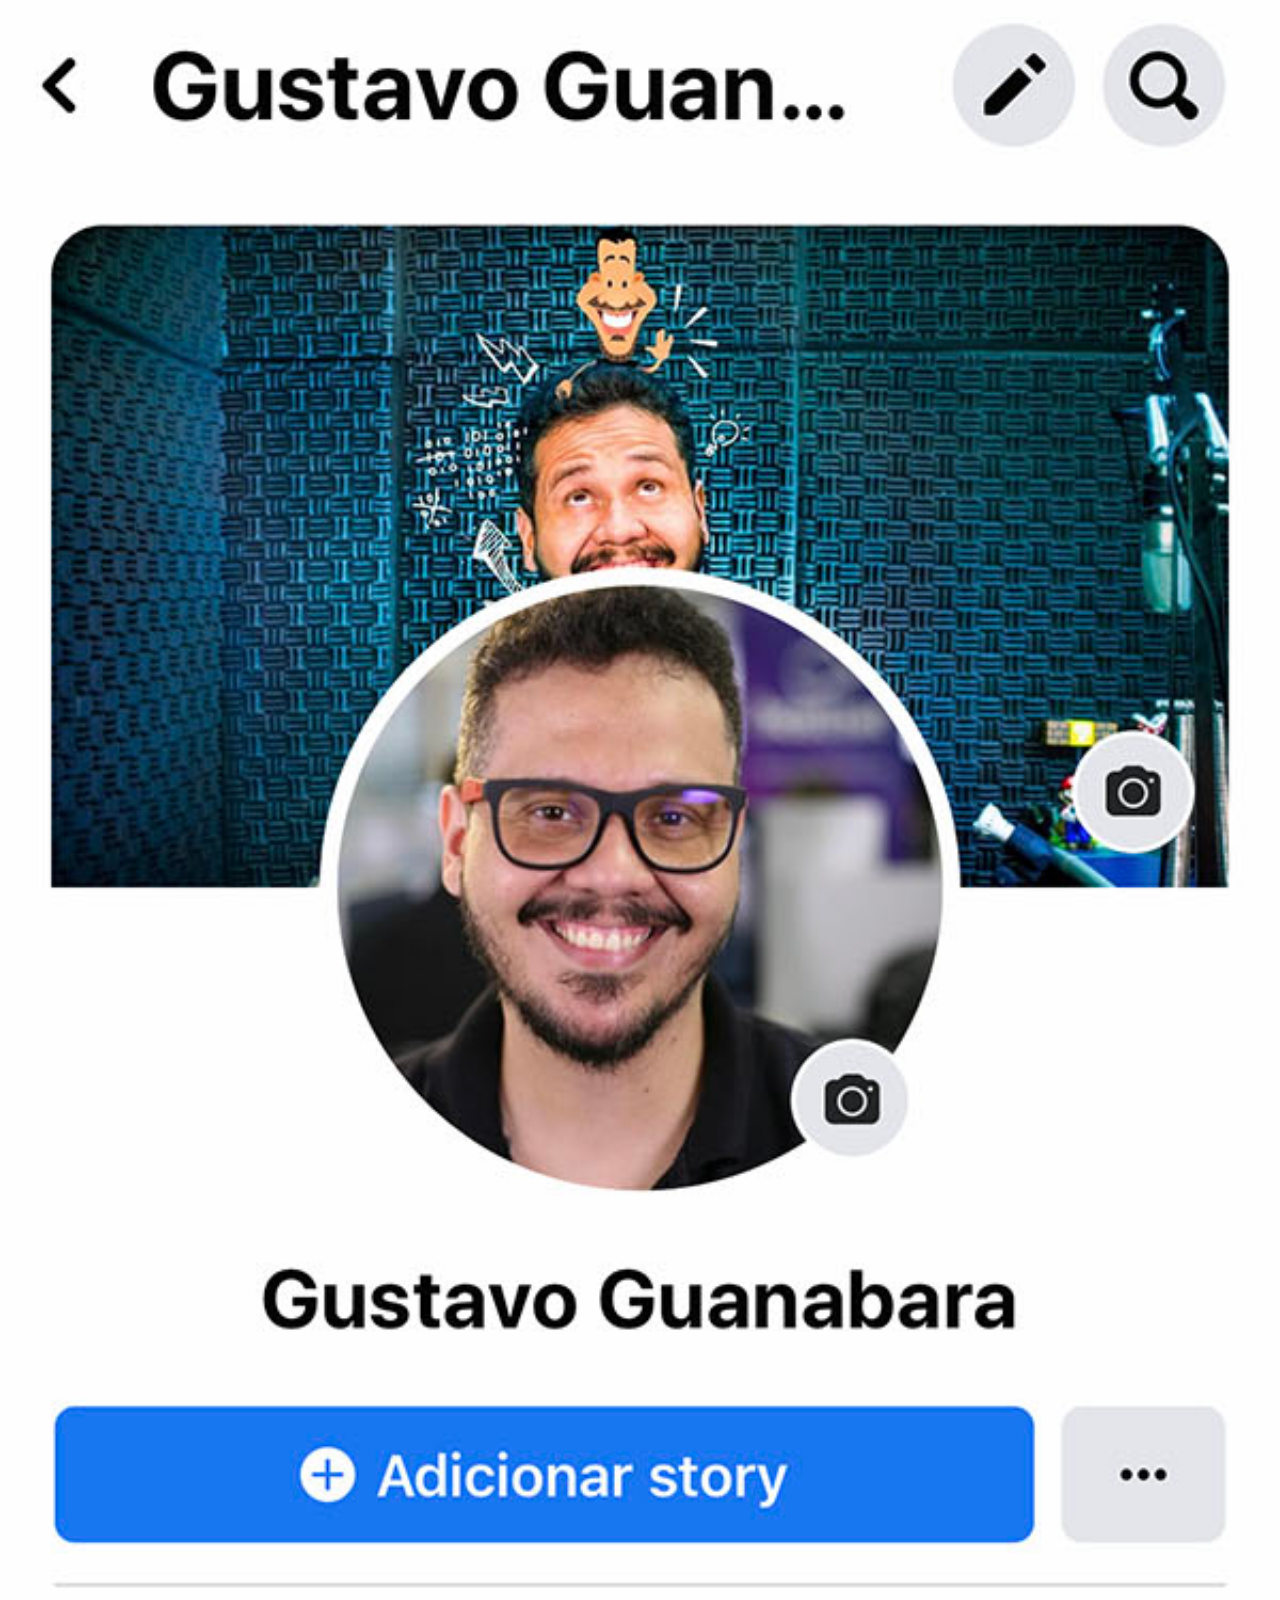
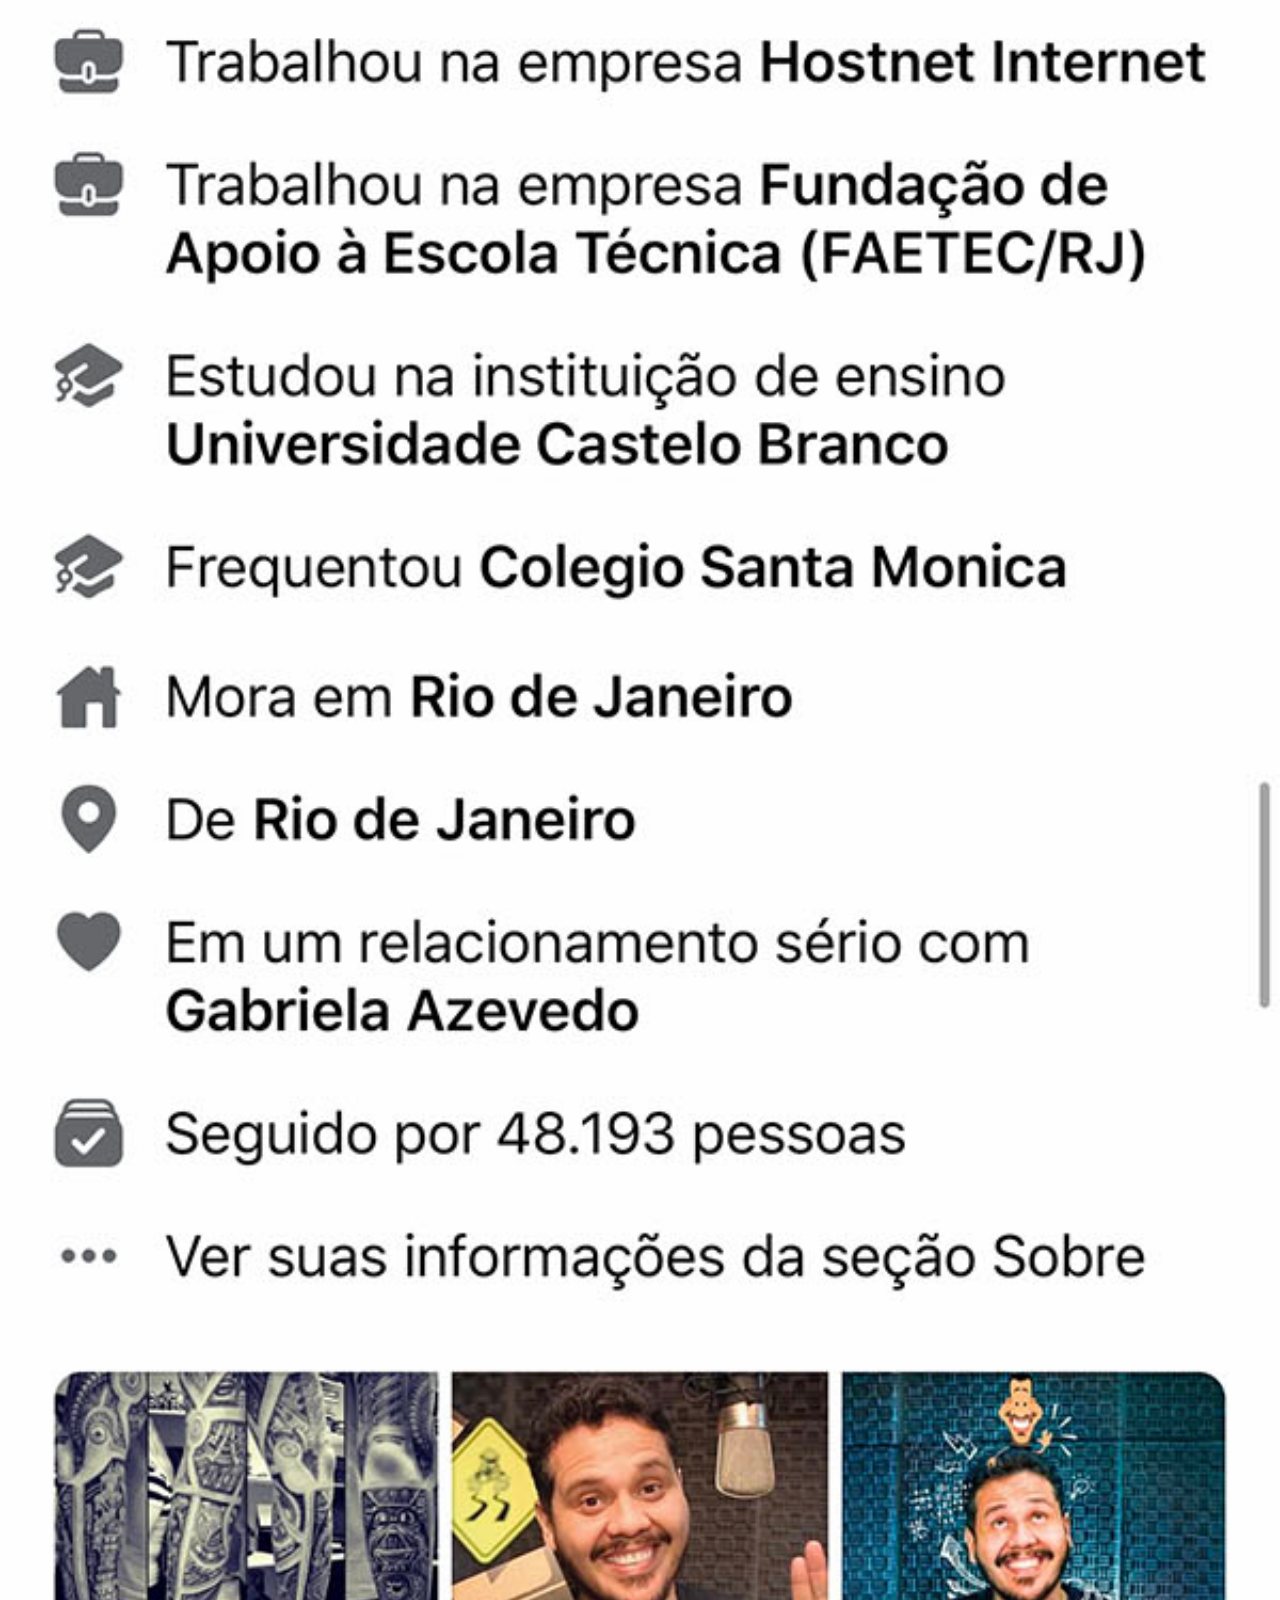
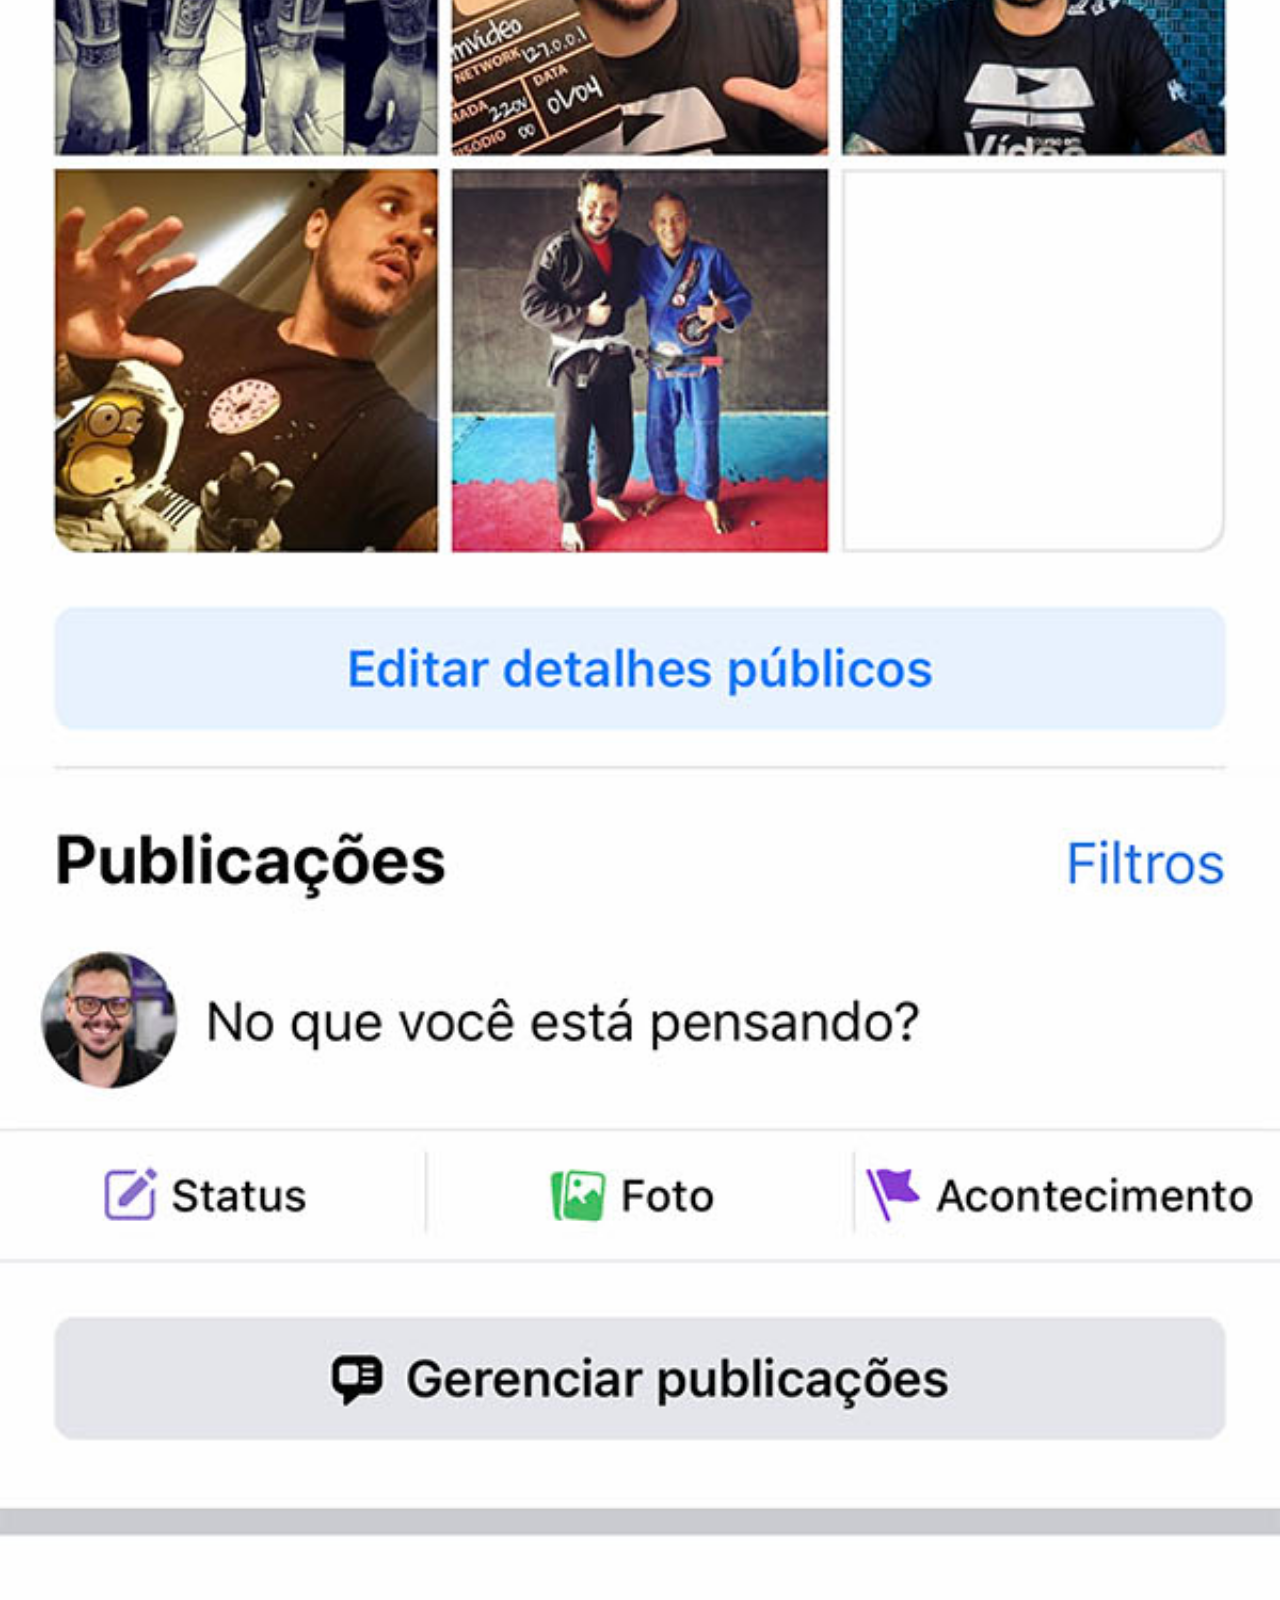
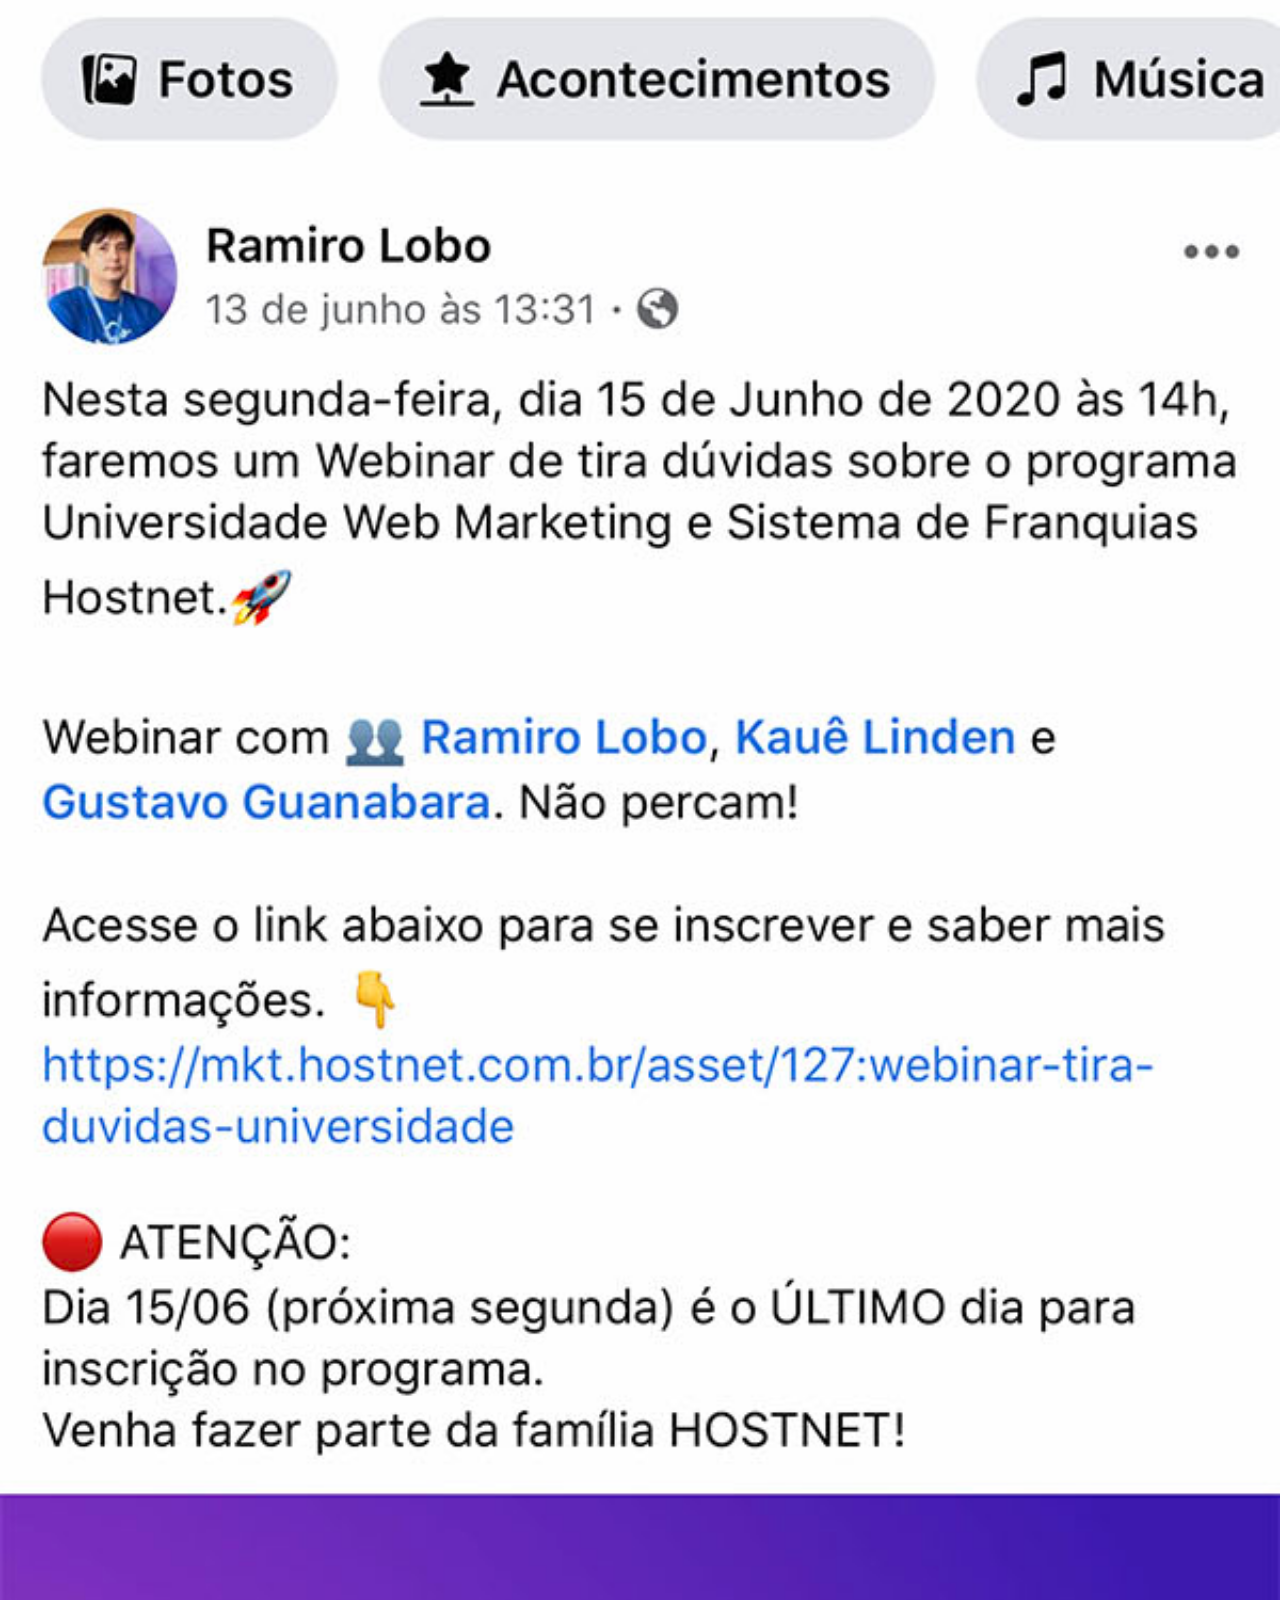
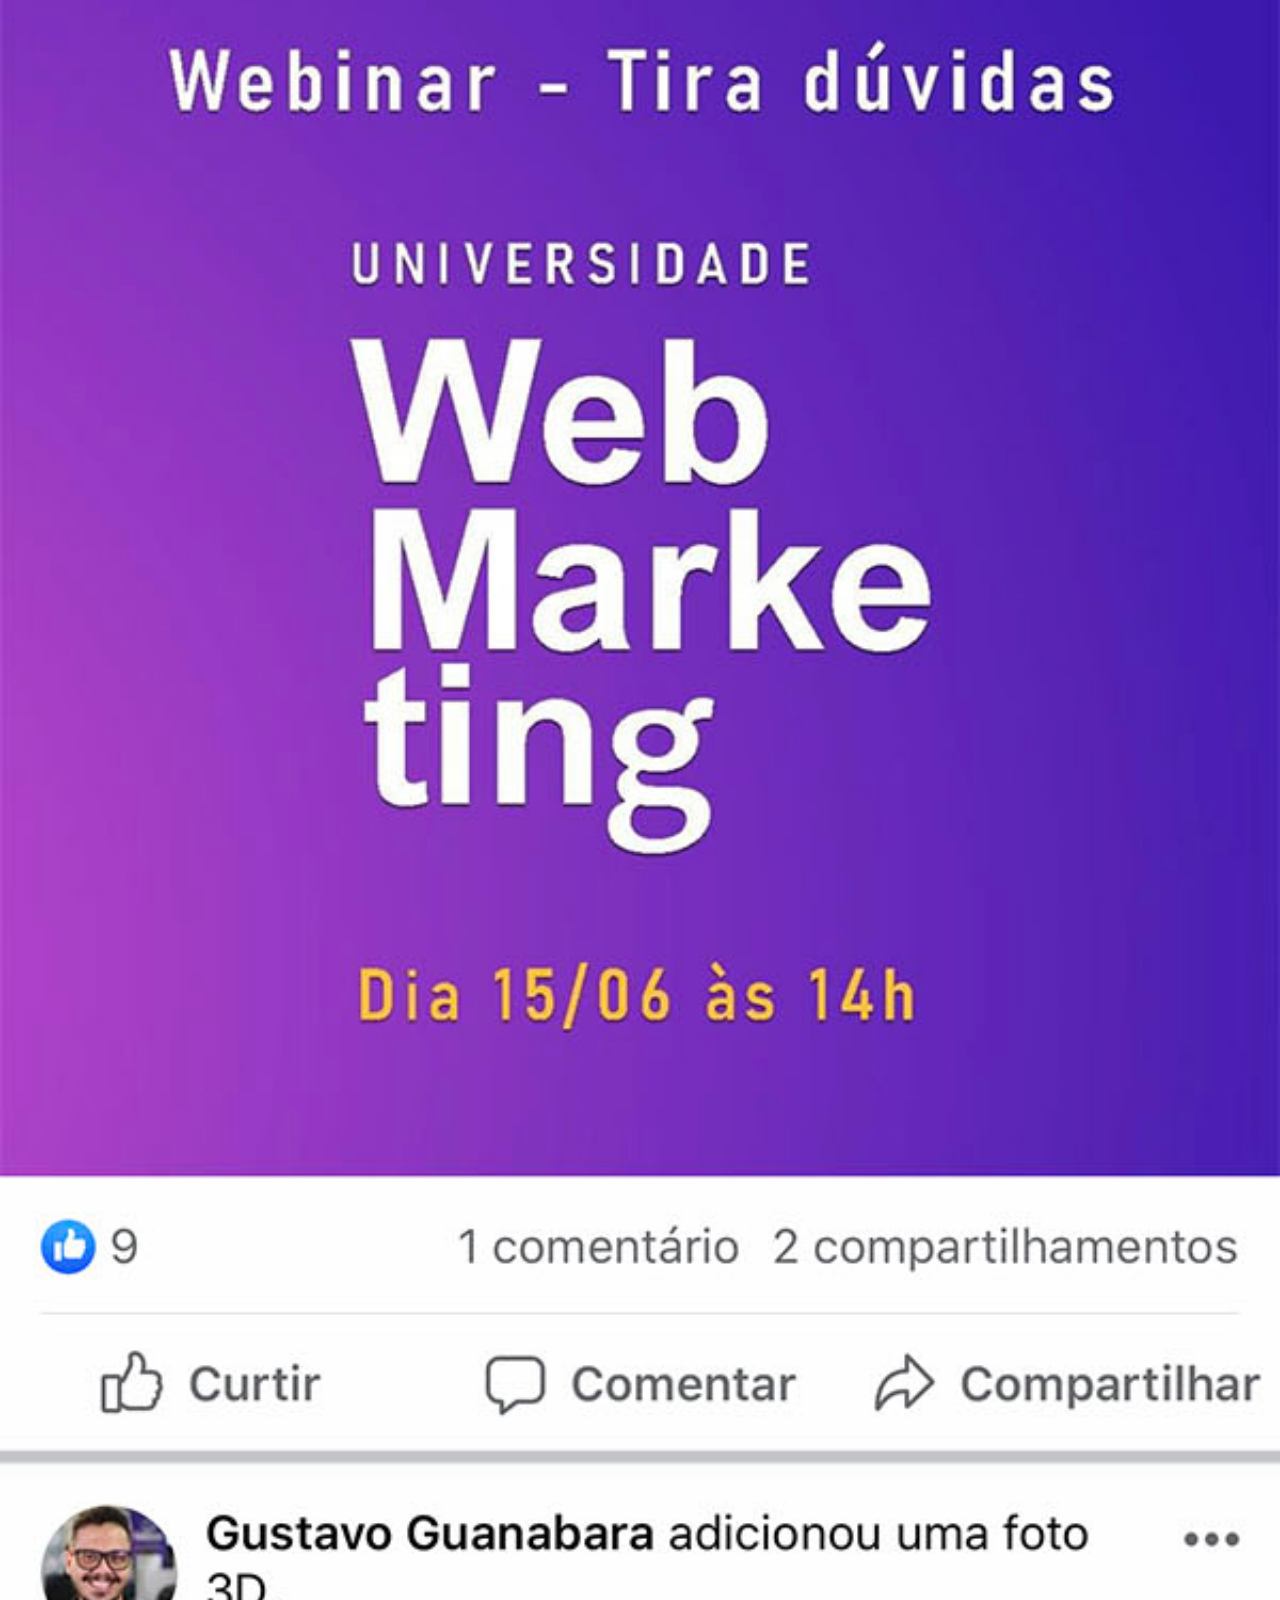
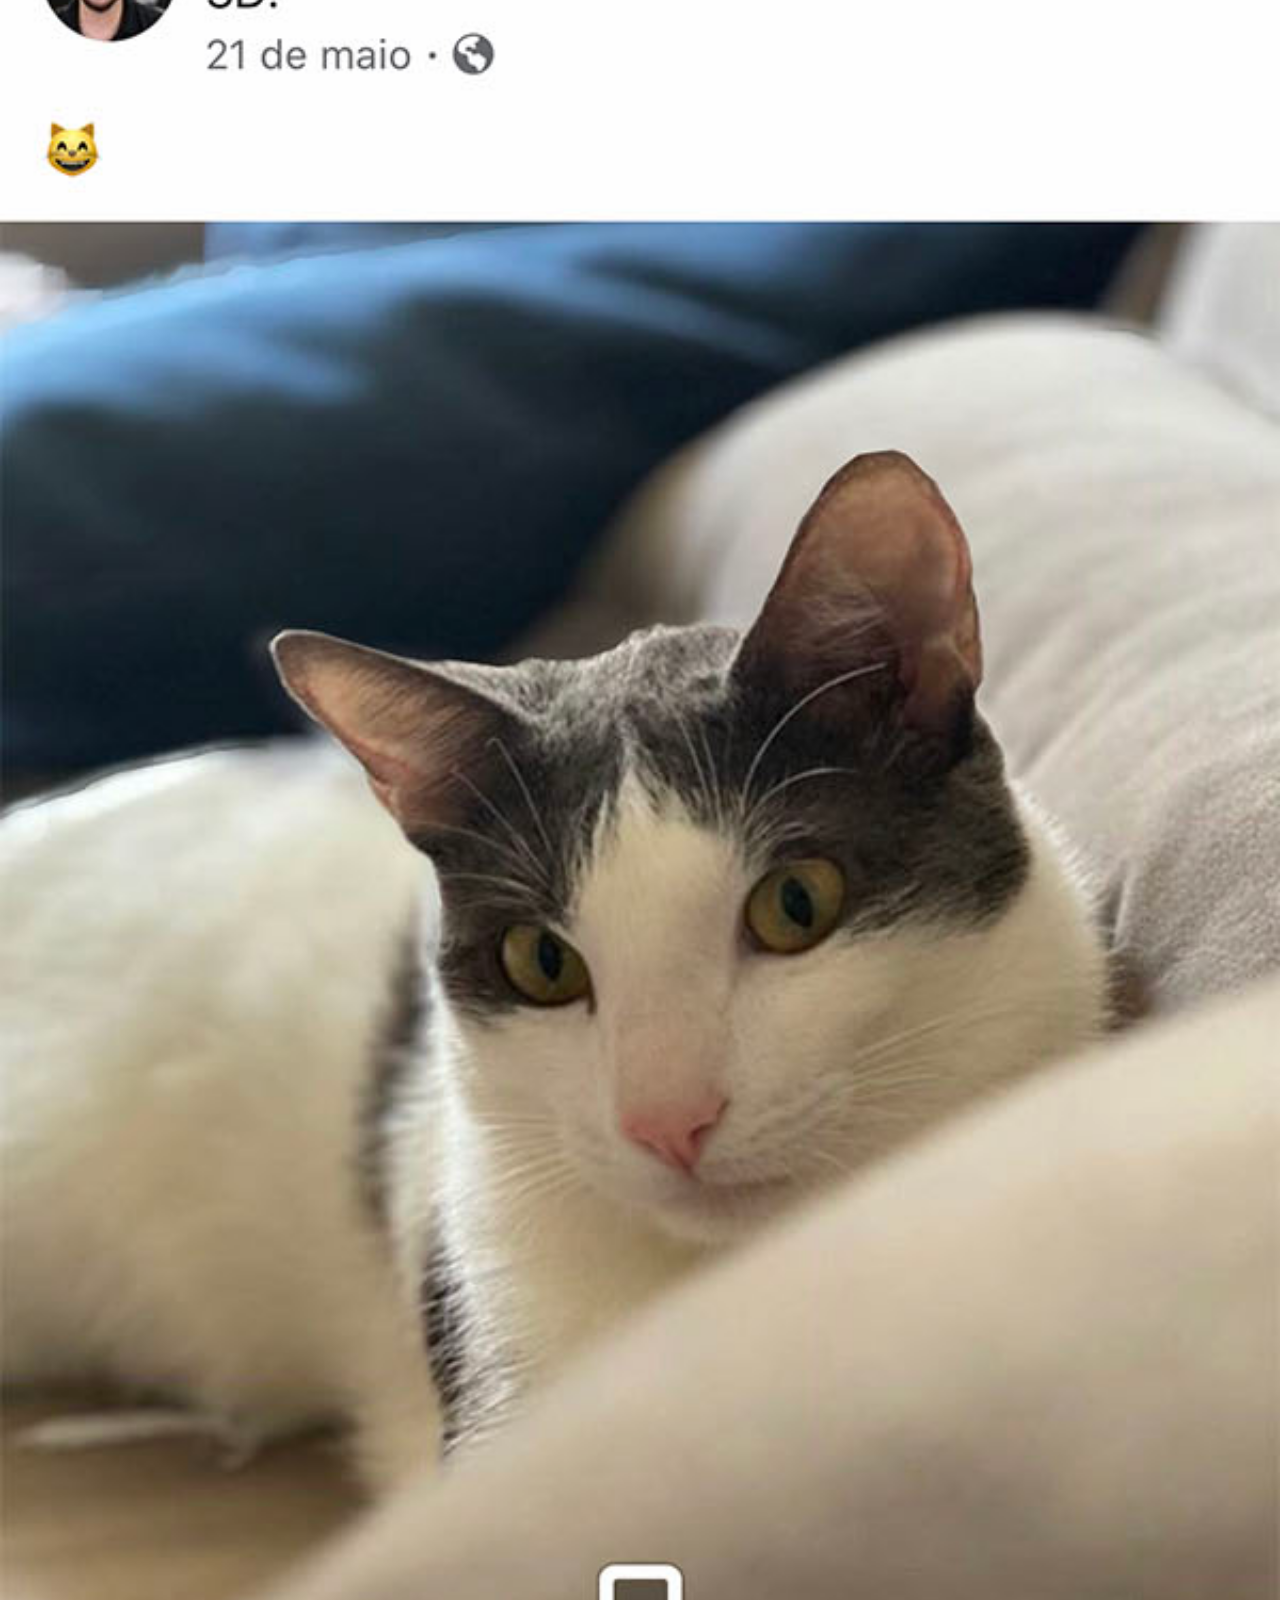
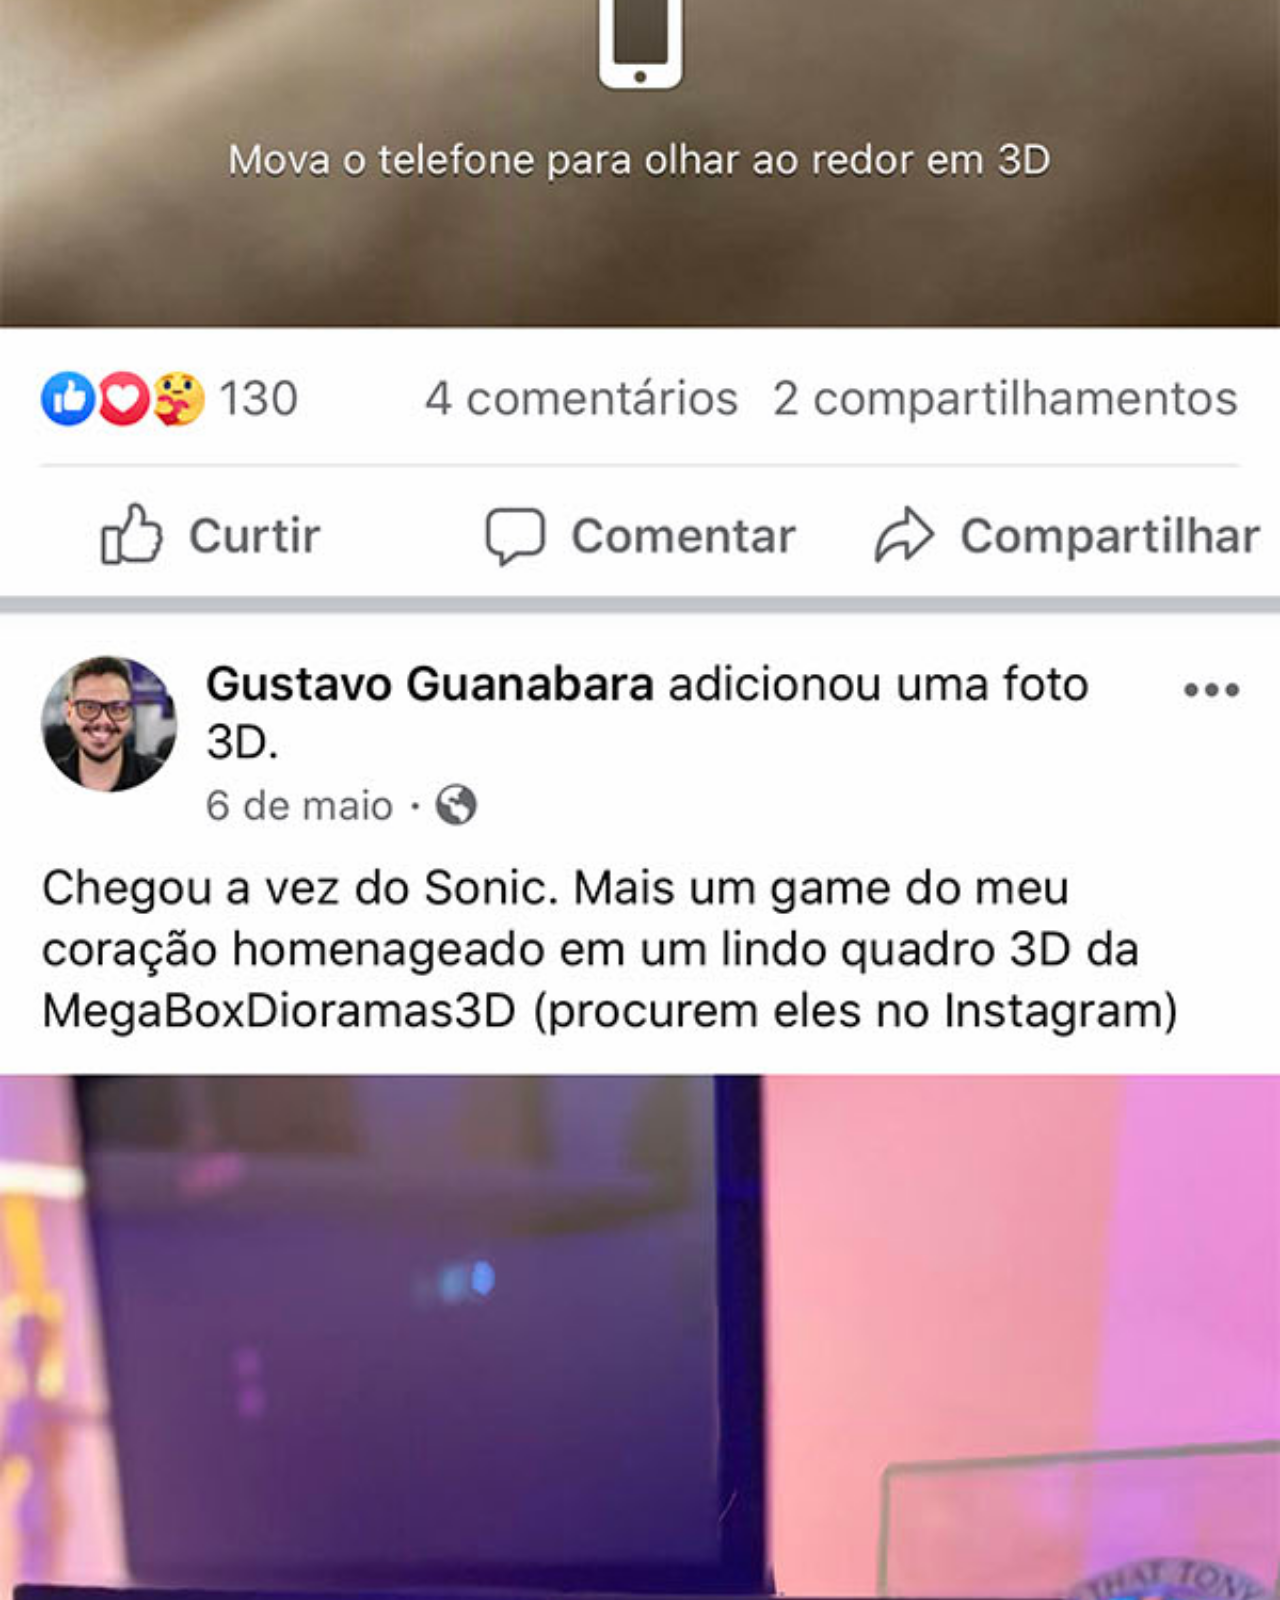
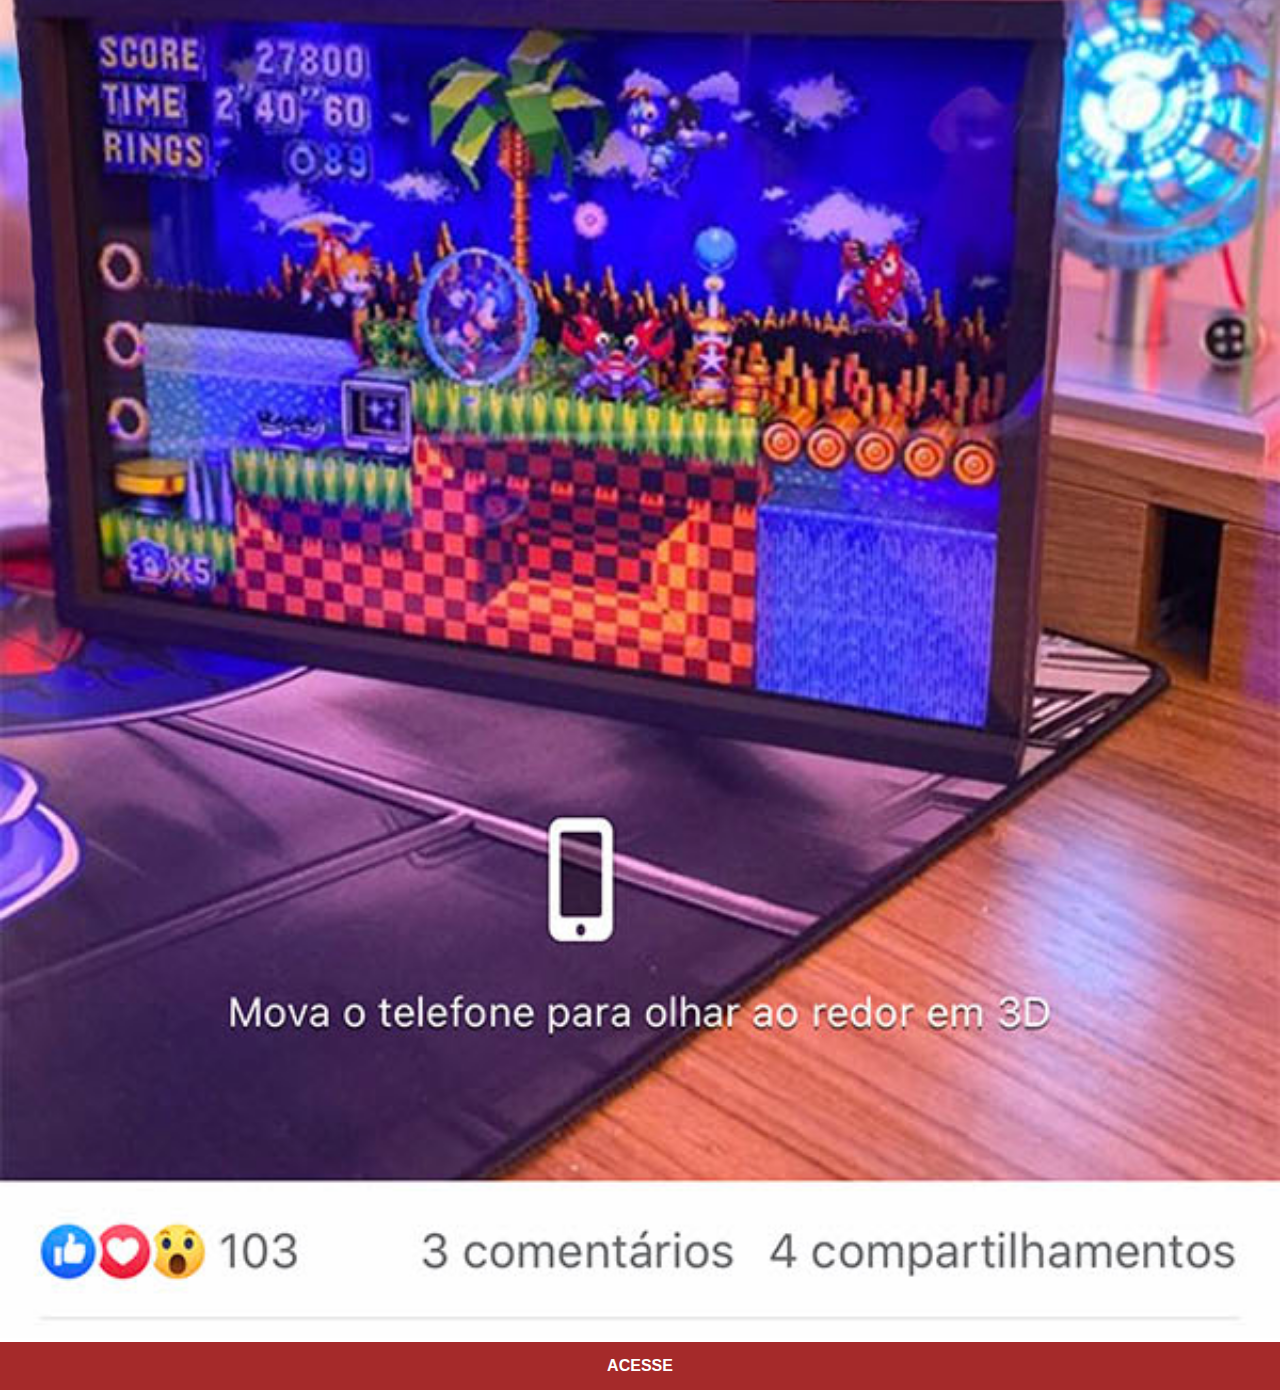
<file: facebook.html>
<!DOCTYPE html>
<html lang="pt-br">
<head>
    <meta charset="UTF-8">
    <meta http-equiv="X-UA-Compatible" content="IE=edge">
    <meta name="viewport" content="width=device-width, initial-scale=1.0">
    <title>Facebook</title>
    <link rel="stylesheet" href="social.css">
</head>
<body>

    <img src="imagens/tela-facebook.jpg" alt="git">
    <a href="https://www.facebook.com/profile.php?id=100002513523717"> ACESSE</a>
    
</body>
</html>
</file>
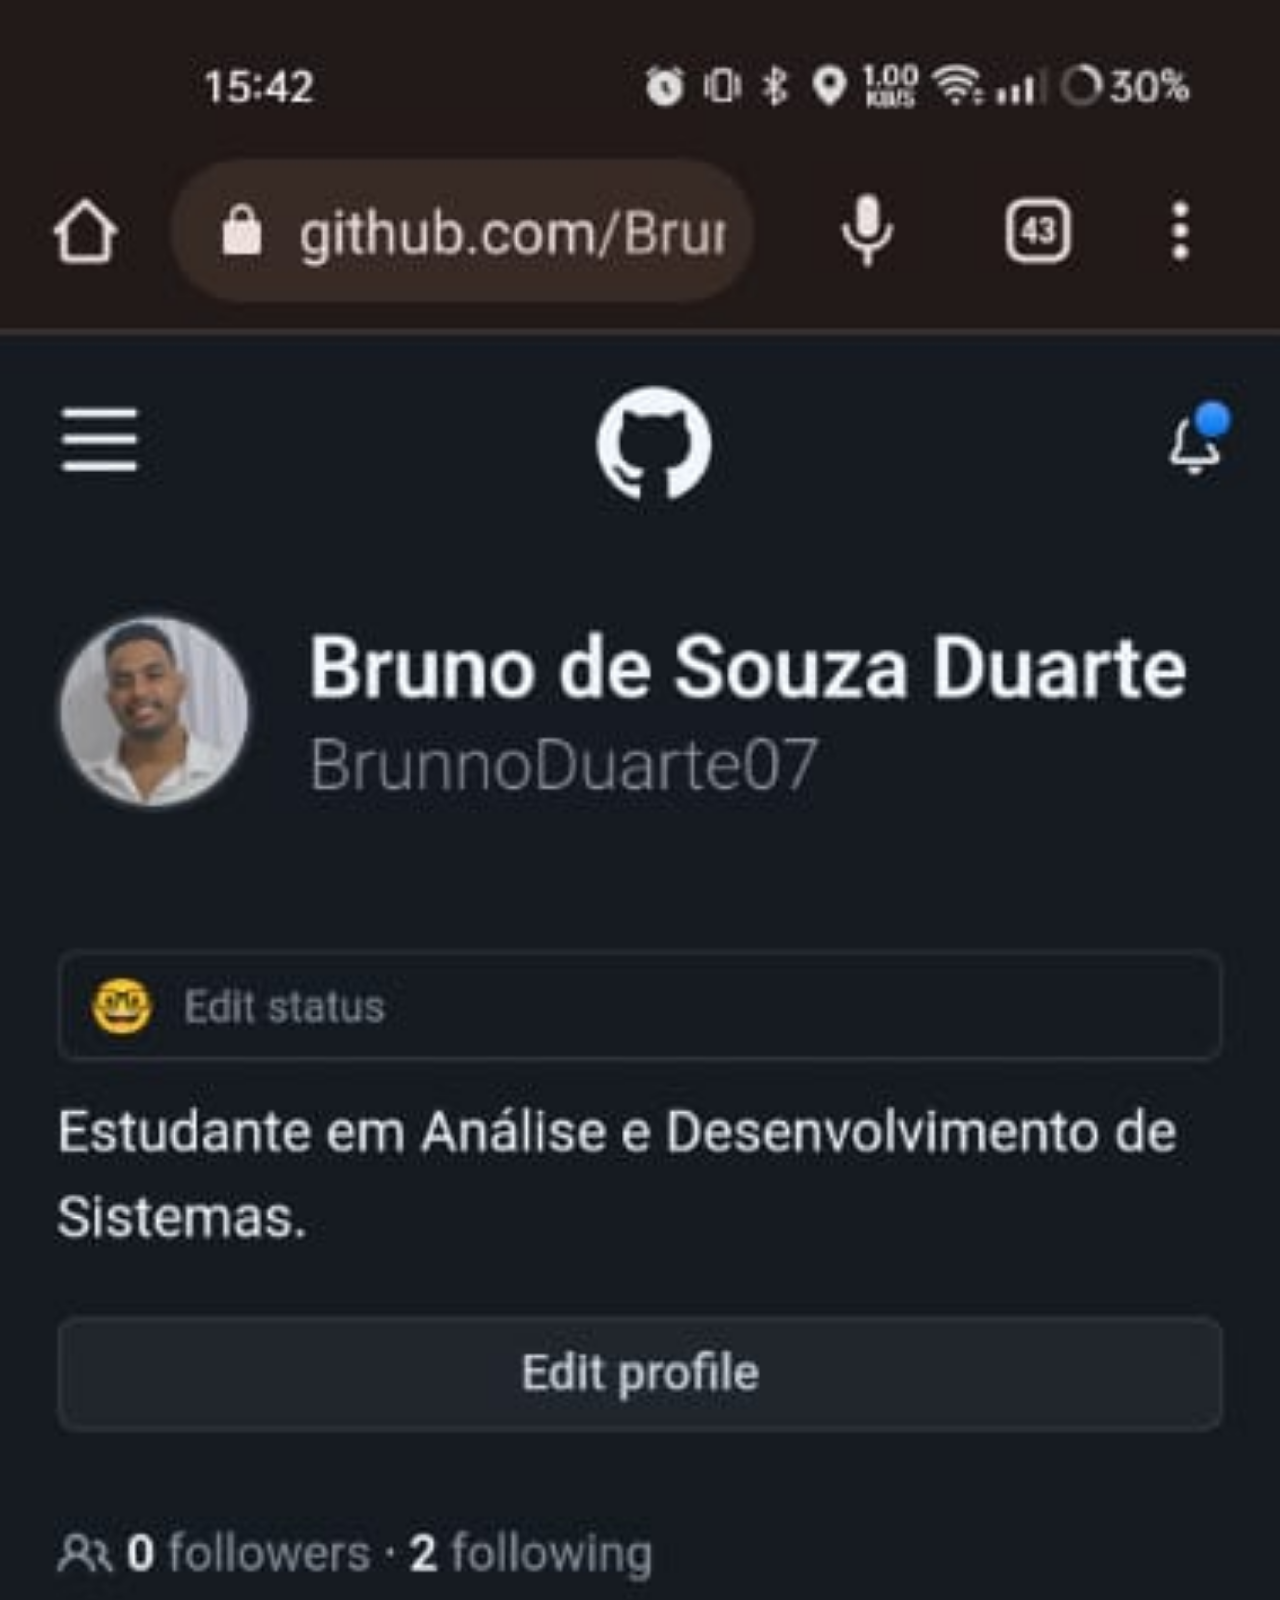
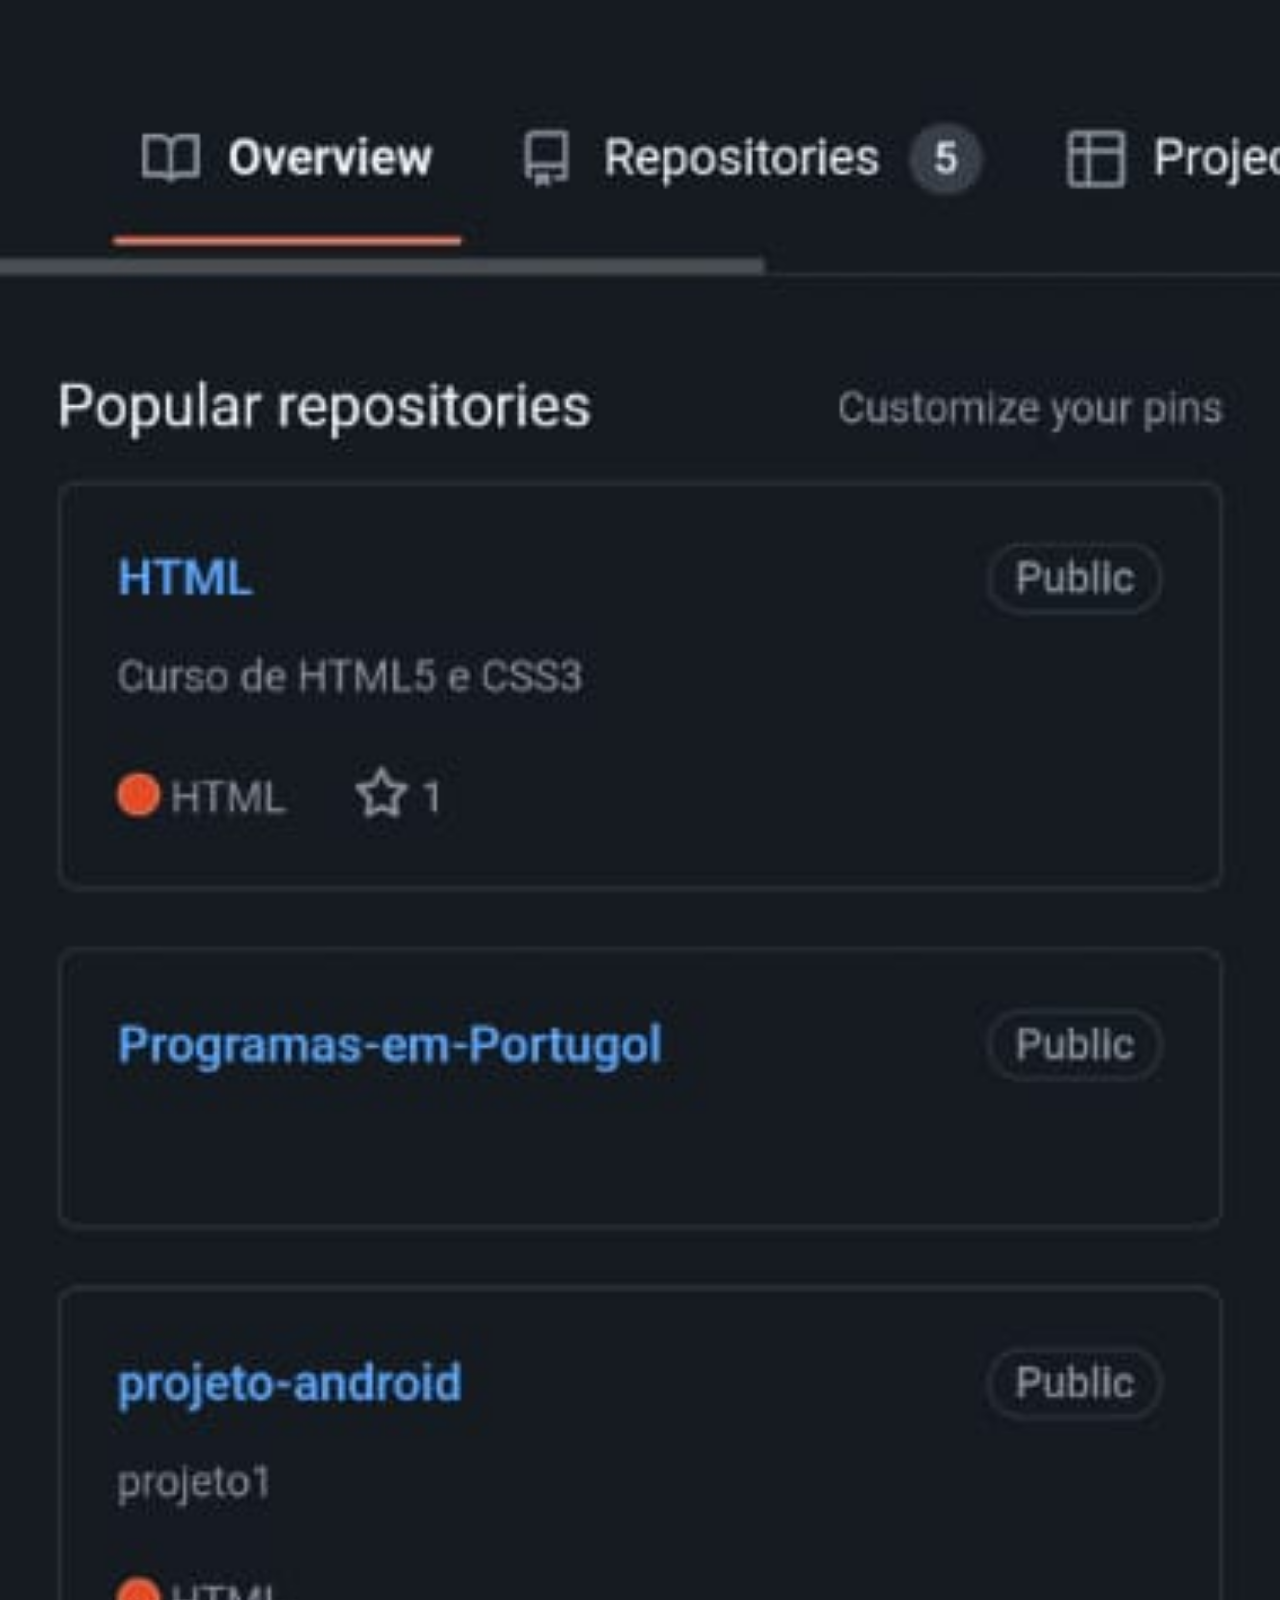
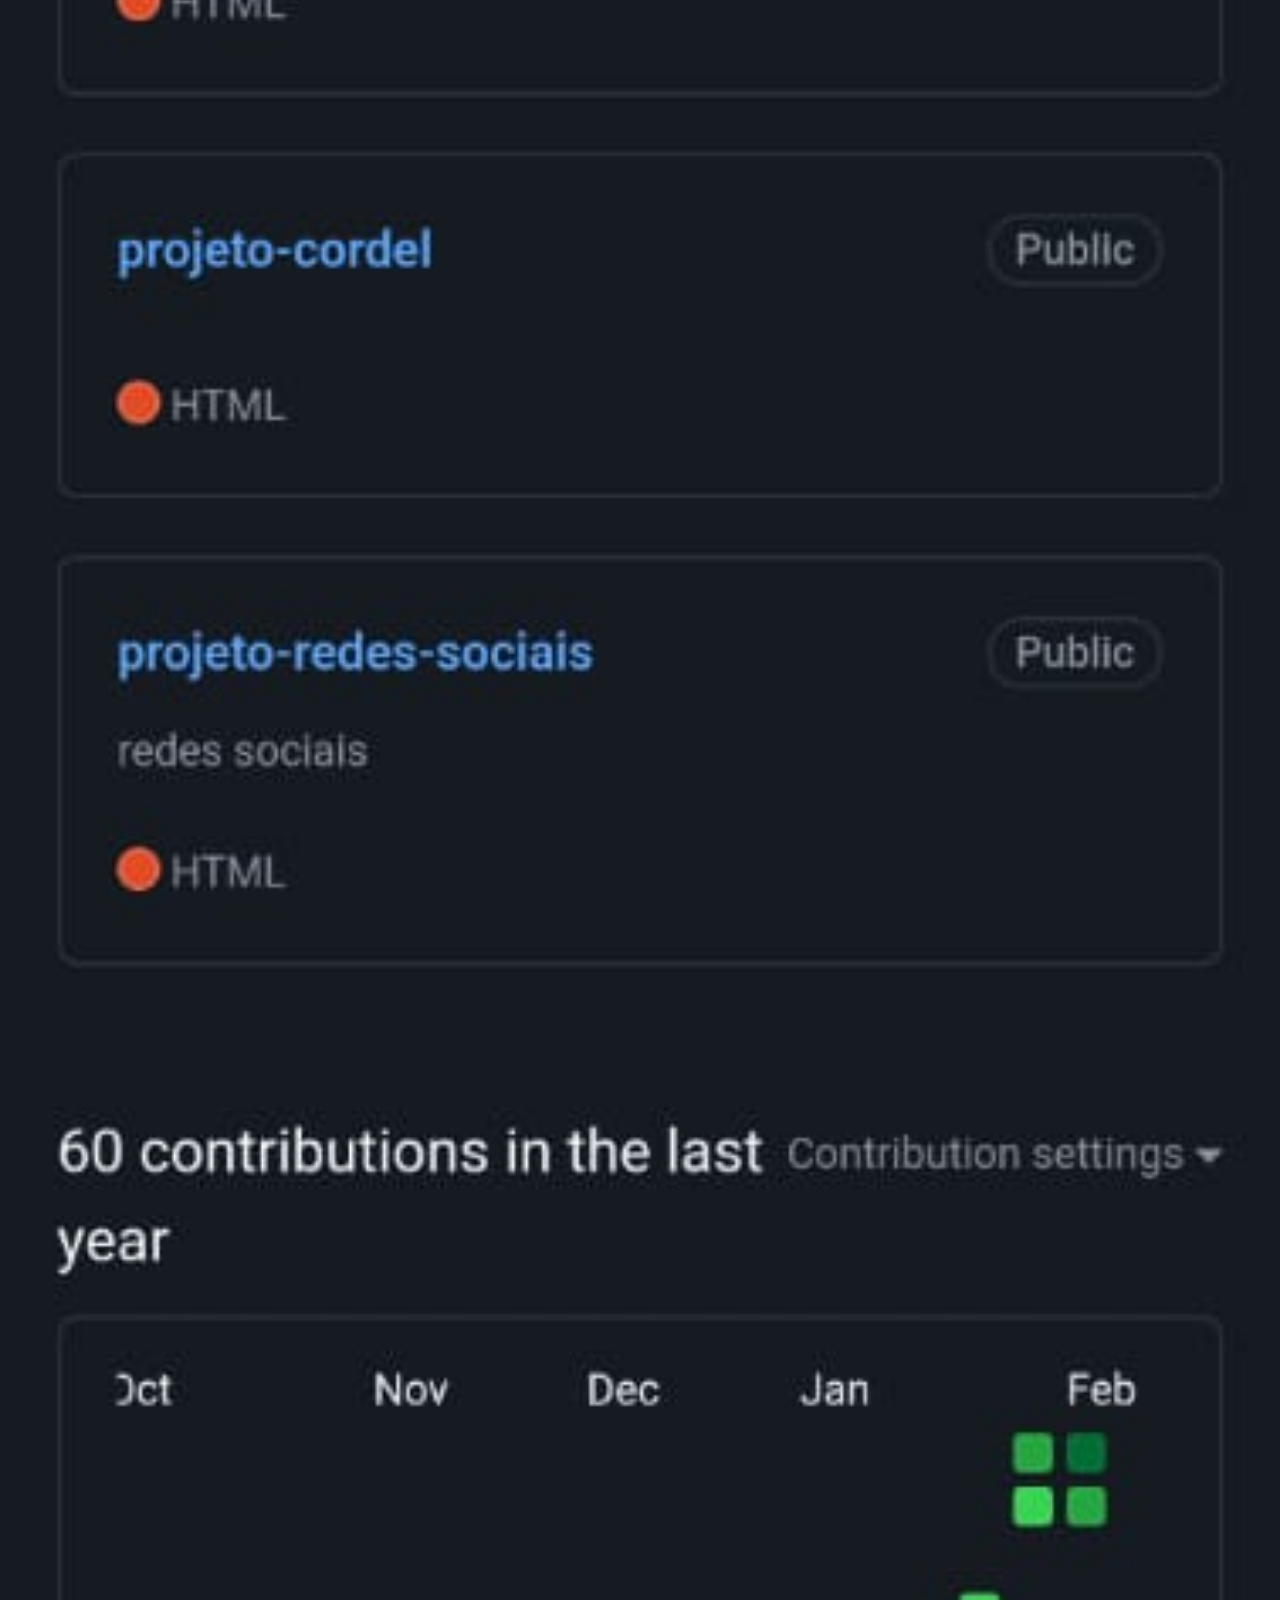
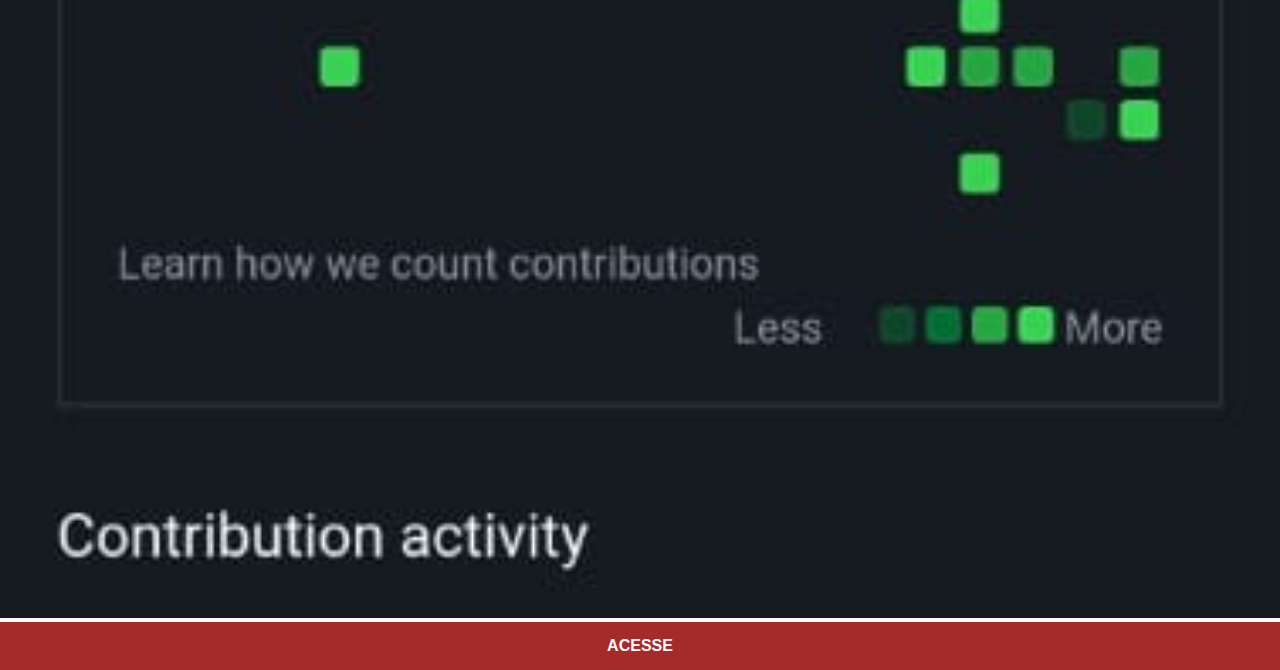
<file: git.html>
<!DOCTYPE html>
<html lang="pt-br">
<head>
    <meta charset="UTF-8">
    <meta http-equiv="X-UA-Compatible" content="IE=edge">
    <meta name="viewport" content="width=device-width, initial-scale=1.0">
    <title>git</title>
    <link rel="stylesheet" href="social.css">
</head>
<body>

    <img src="imagens/perfil-github.jfif" alt="git">
    <a href="https://github.com/BrunnoDuarte07" target="_blank"> ACESSE</a>
    
</body>
</html>
</file>
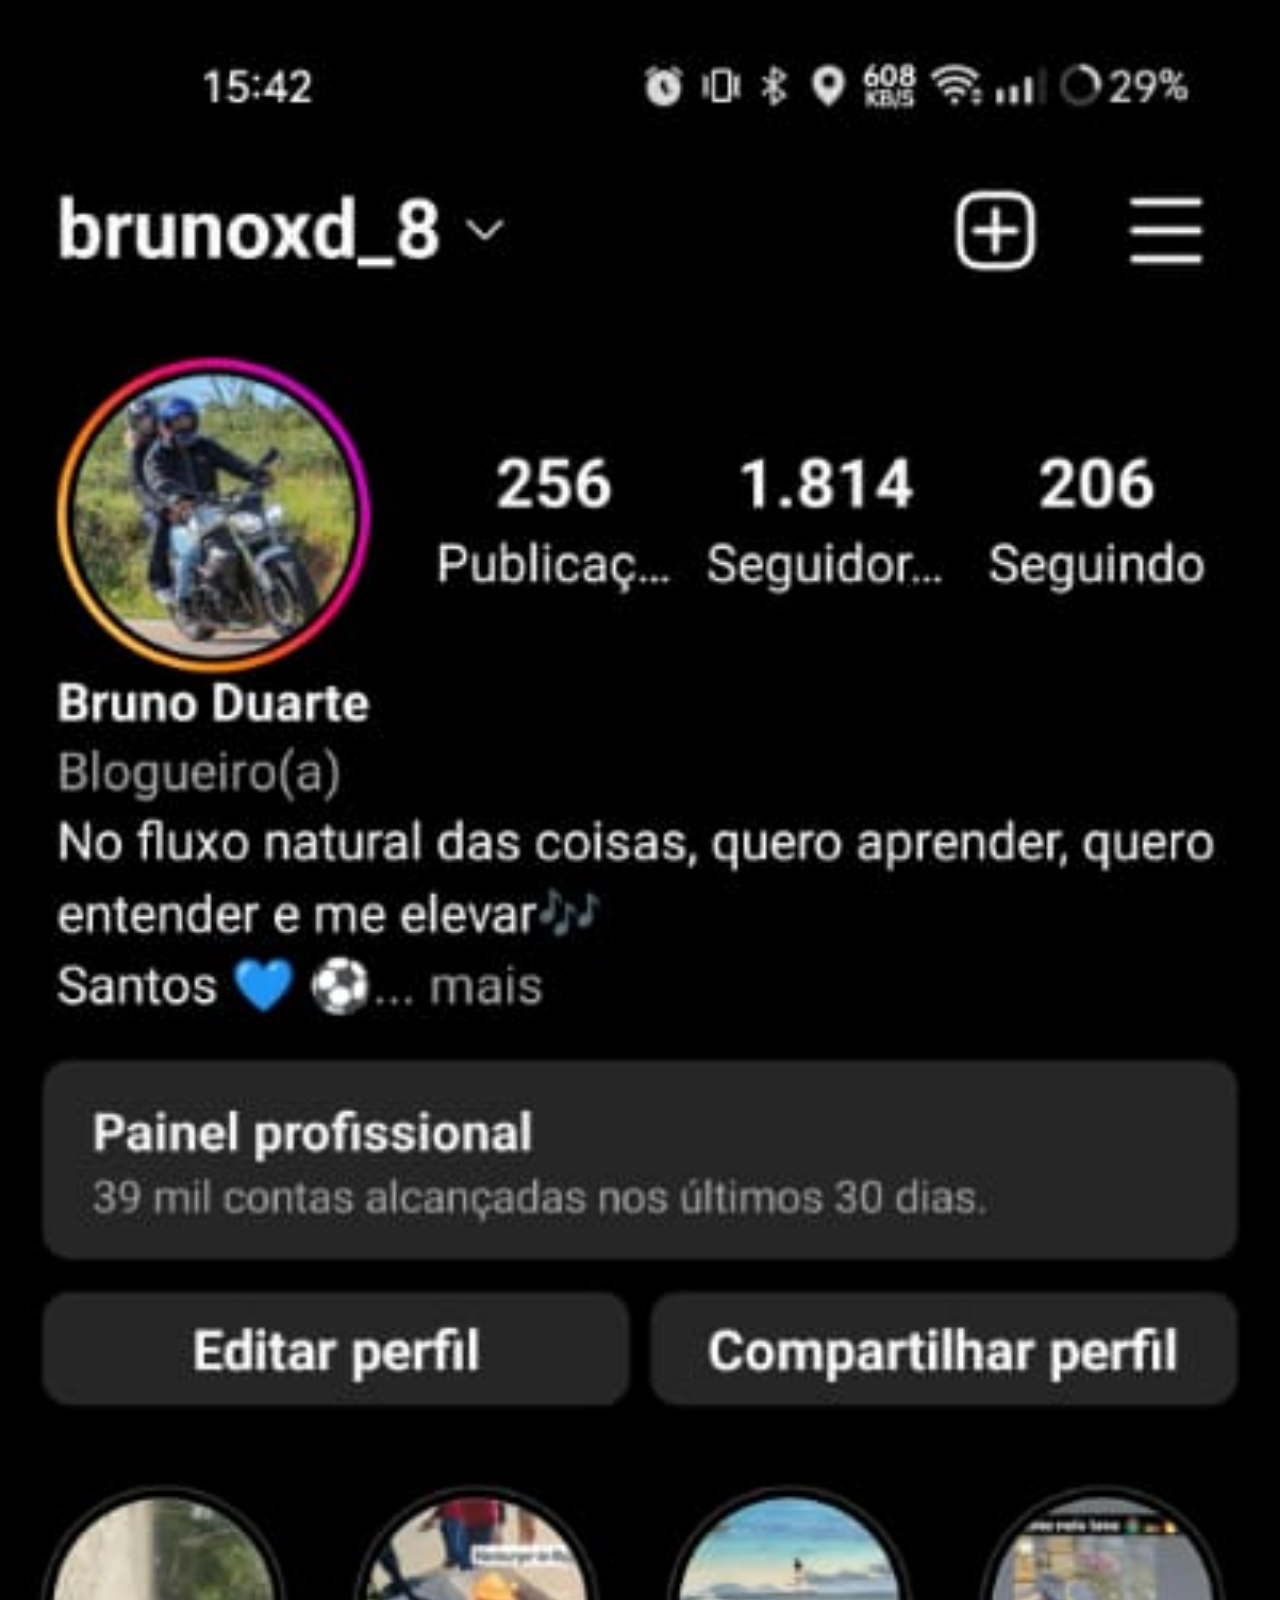
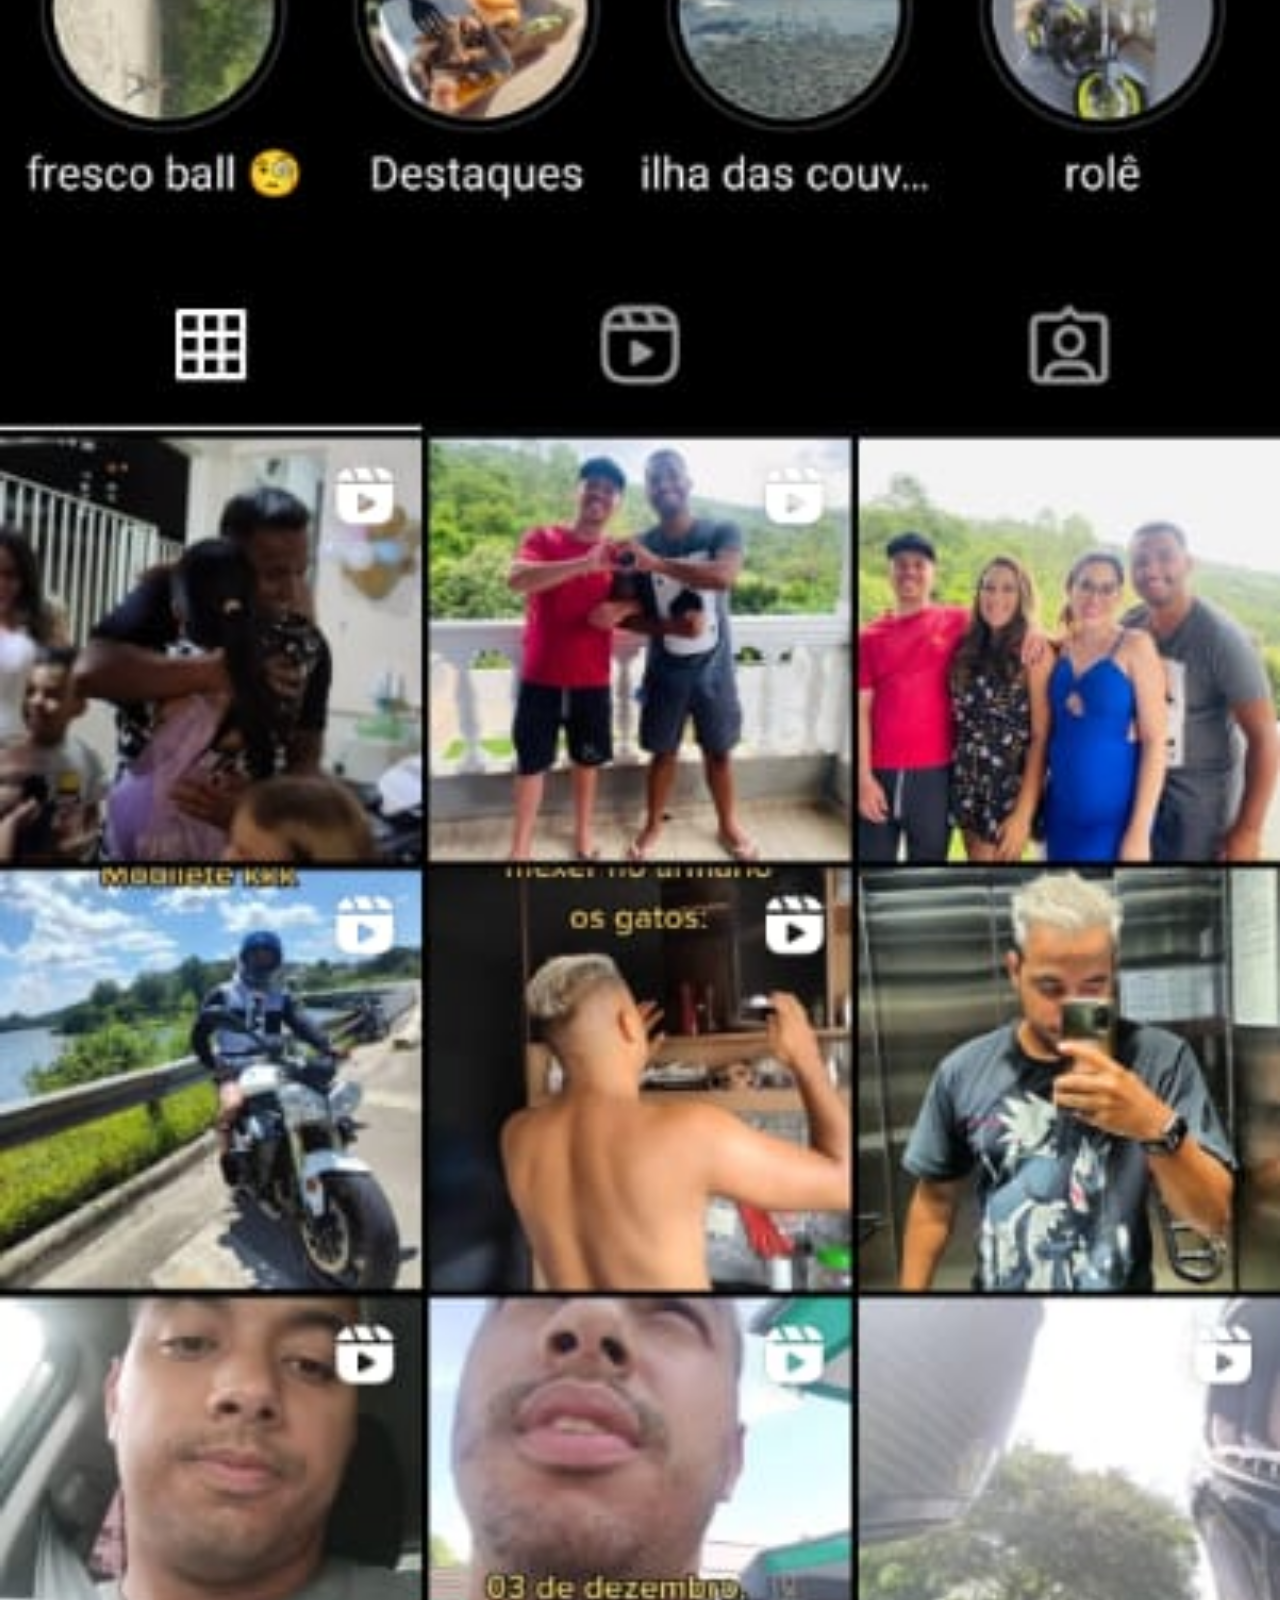
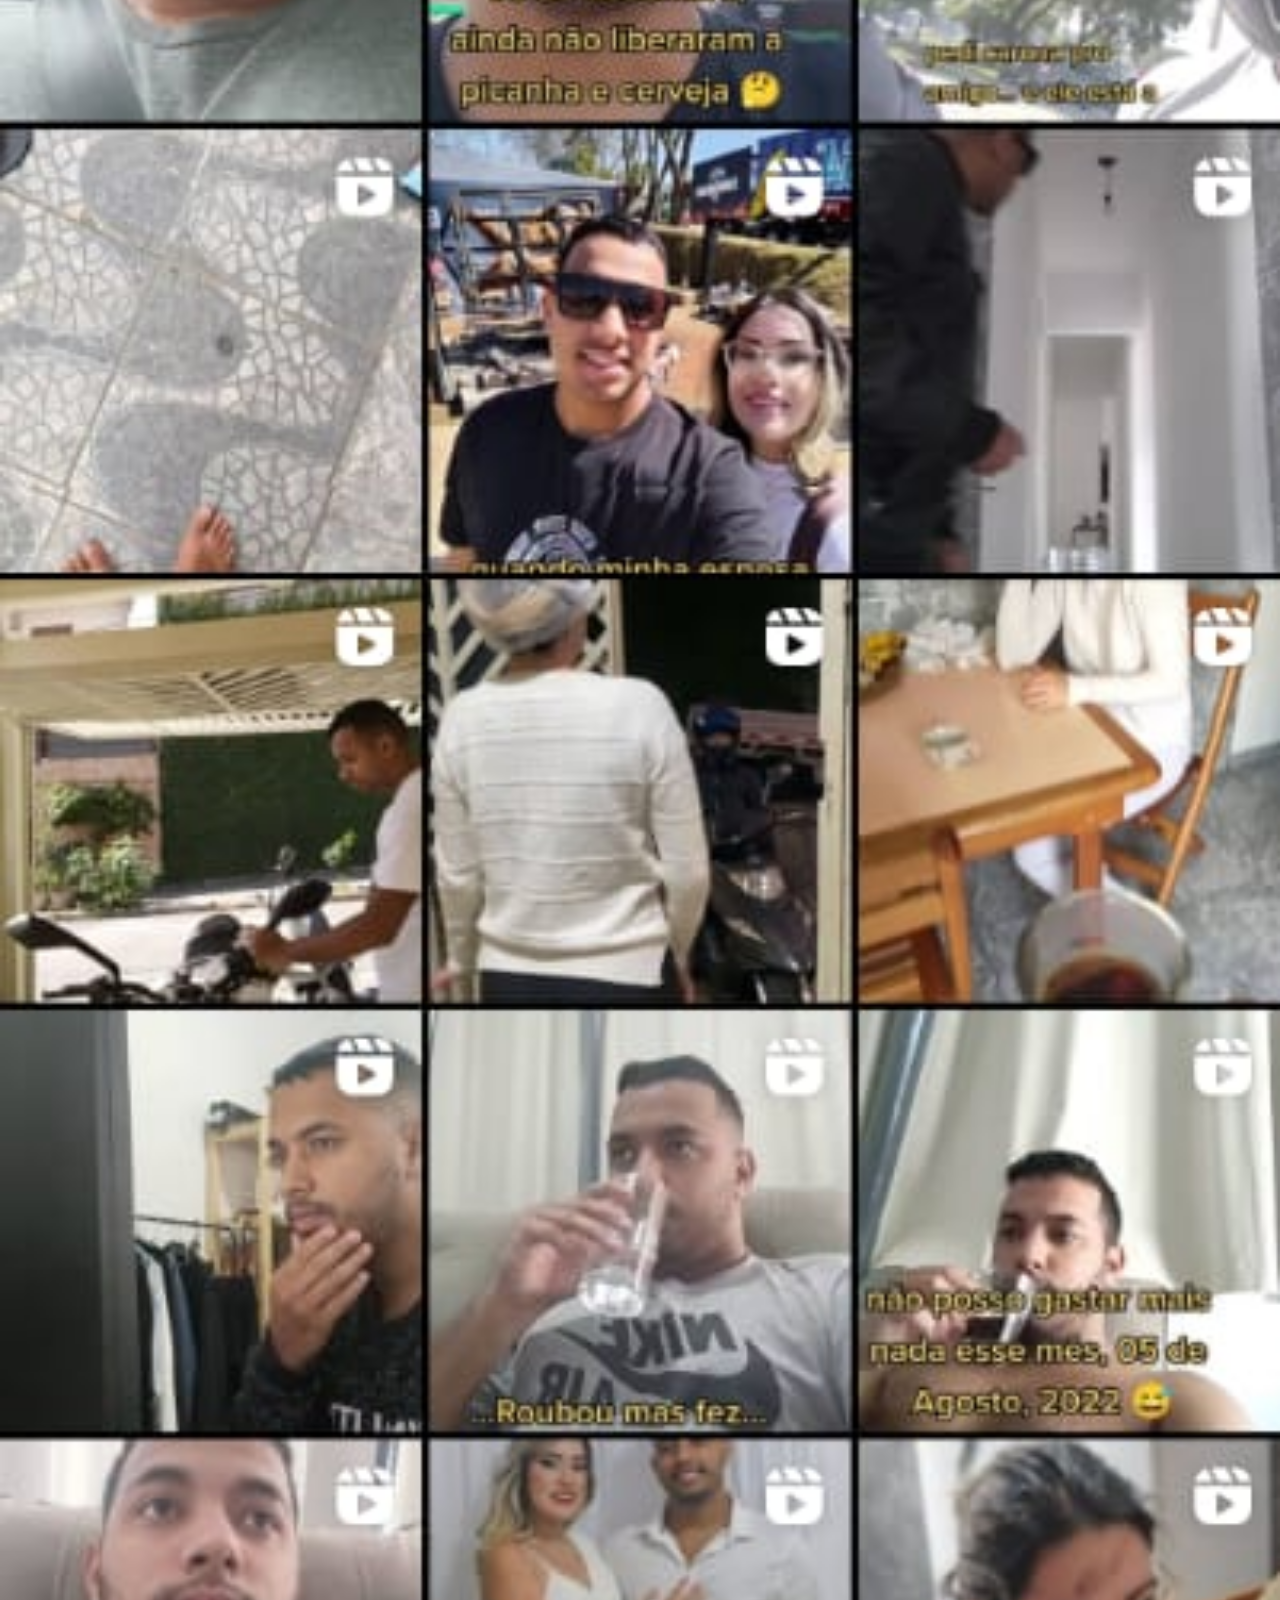
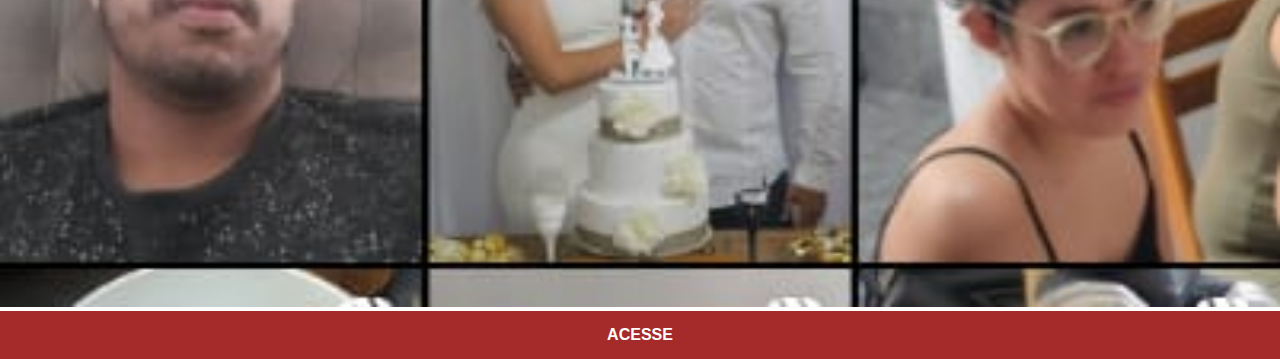
<file: instagram.html>
<!DOCTYPE html>
<html lang="pt-br">
<head>
    <meta charset="UTF-8">
    <meta http-equiv="X-UA-Compatible" content="IE=edge">
    <meta name="viewport" content="width=device-width, initial-scale=1.0">
    <title>instagram</title>
    <link rel="stylesheet" href="social.css">
</head>
<body>

    <img src="imagens/perfil-instagram.jfif" alt="instagram">
    <a href="https://www.instagram.com/brunoxd_8/" target="_blank"> ACESSE</a>
    
</body>
</html>
</file>
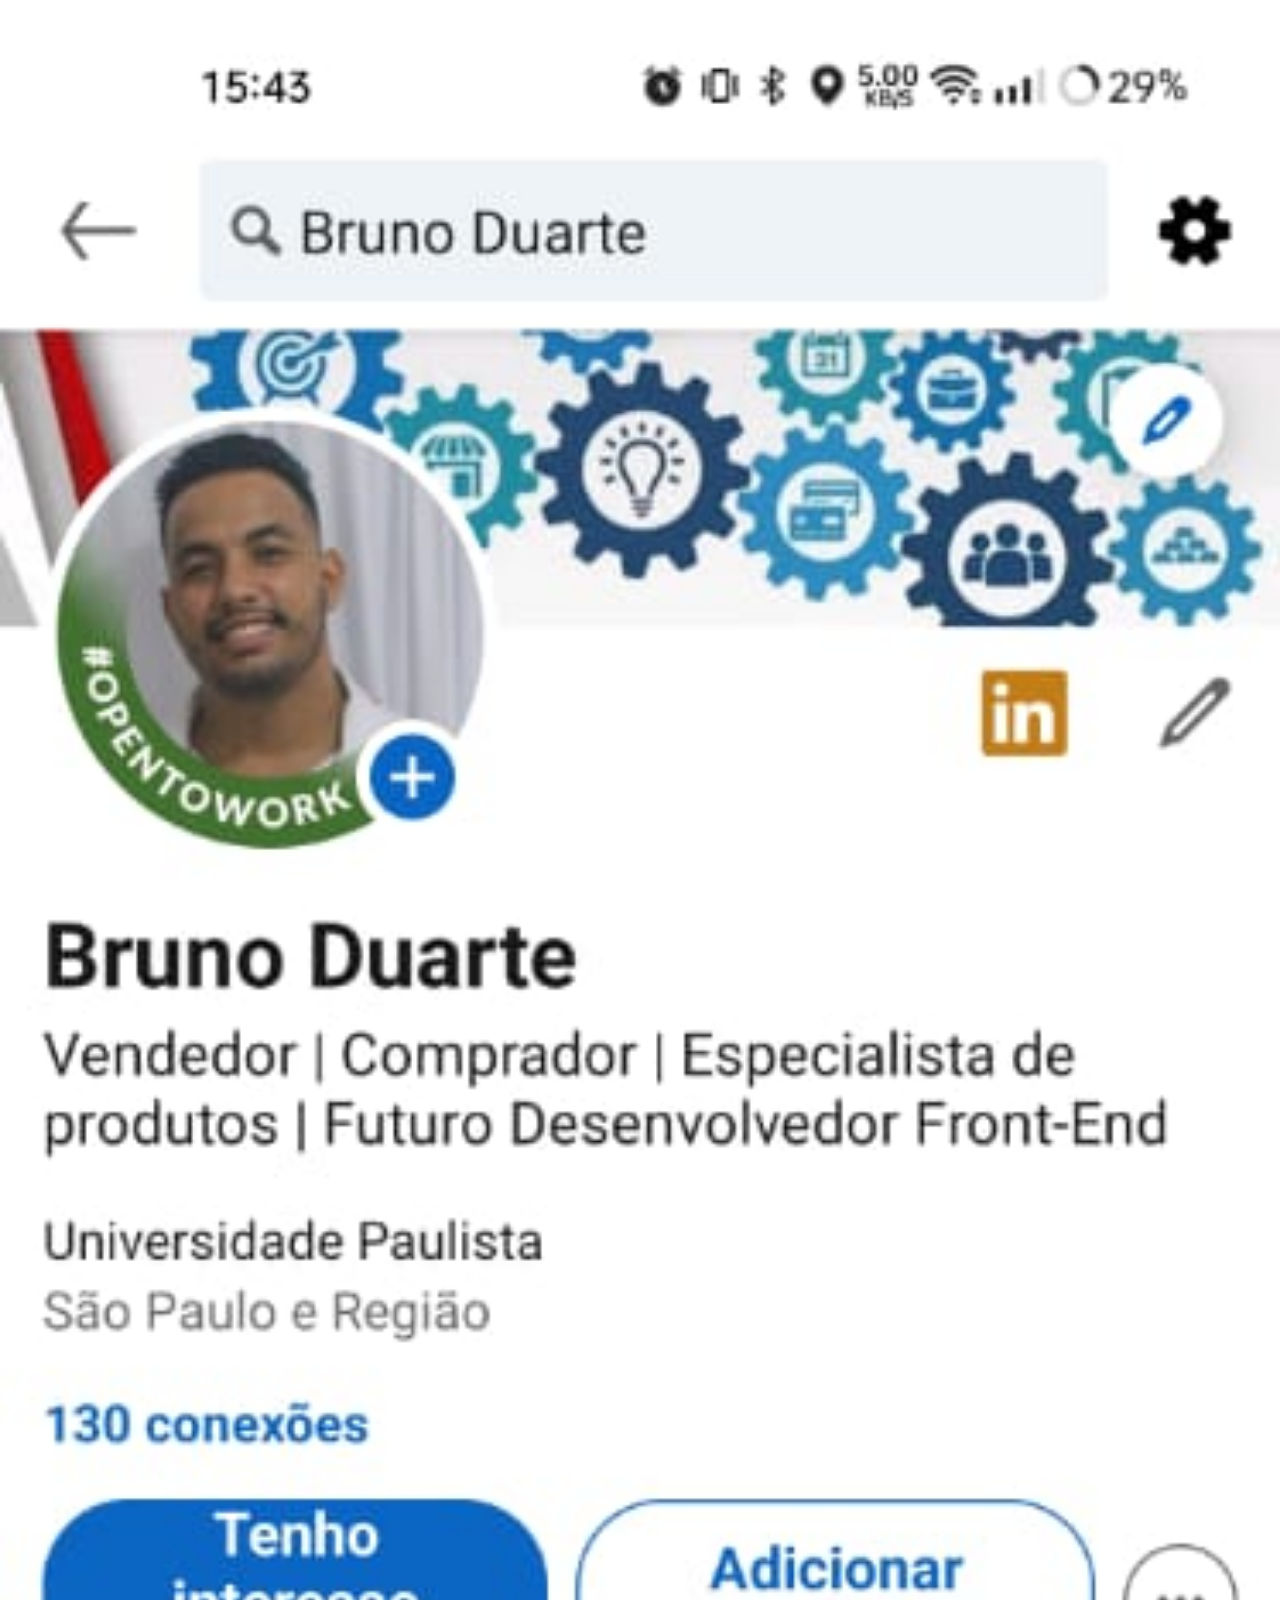
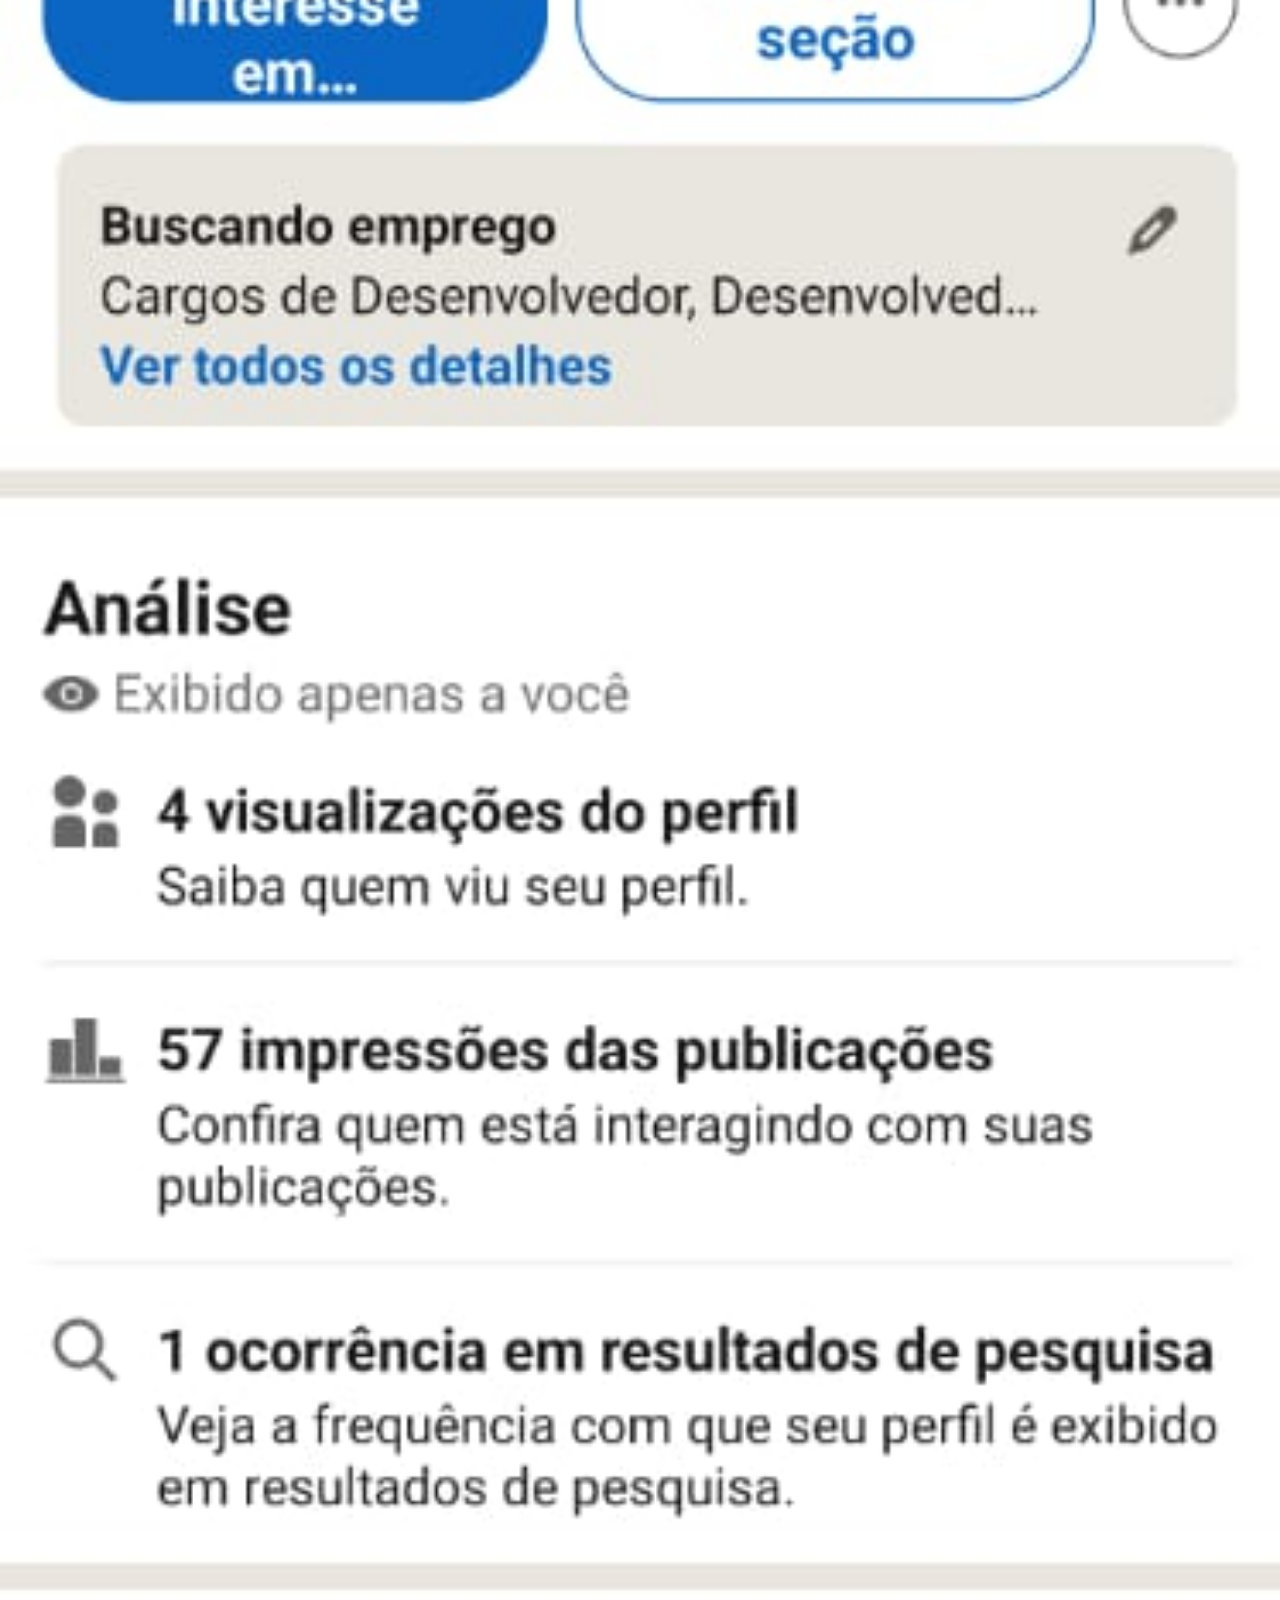
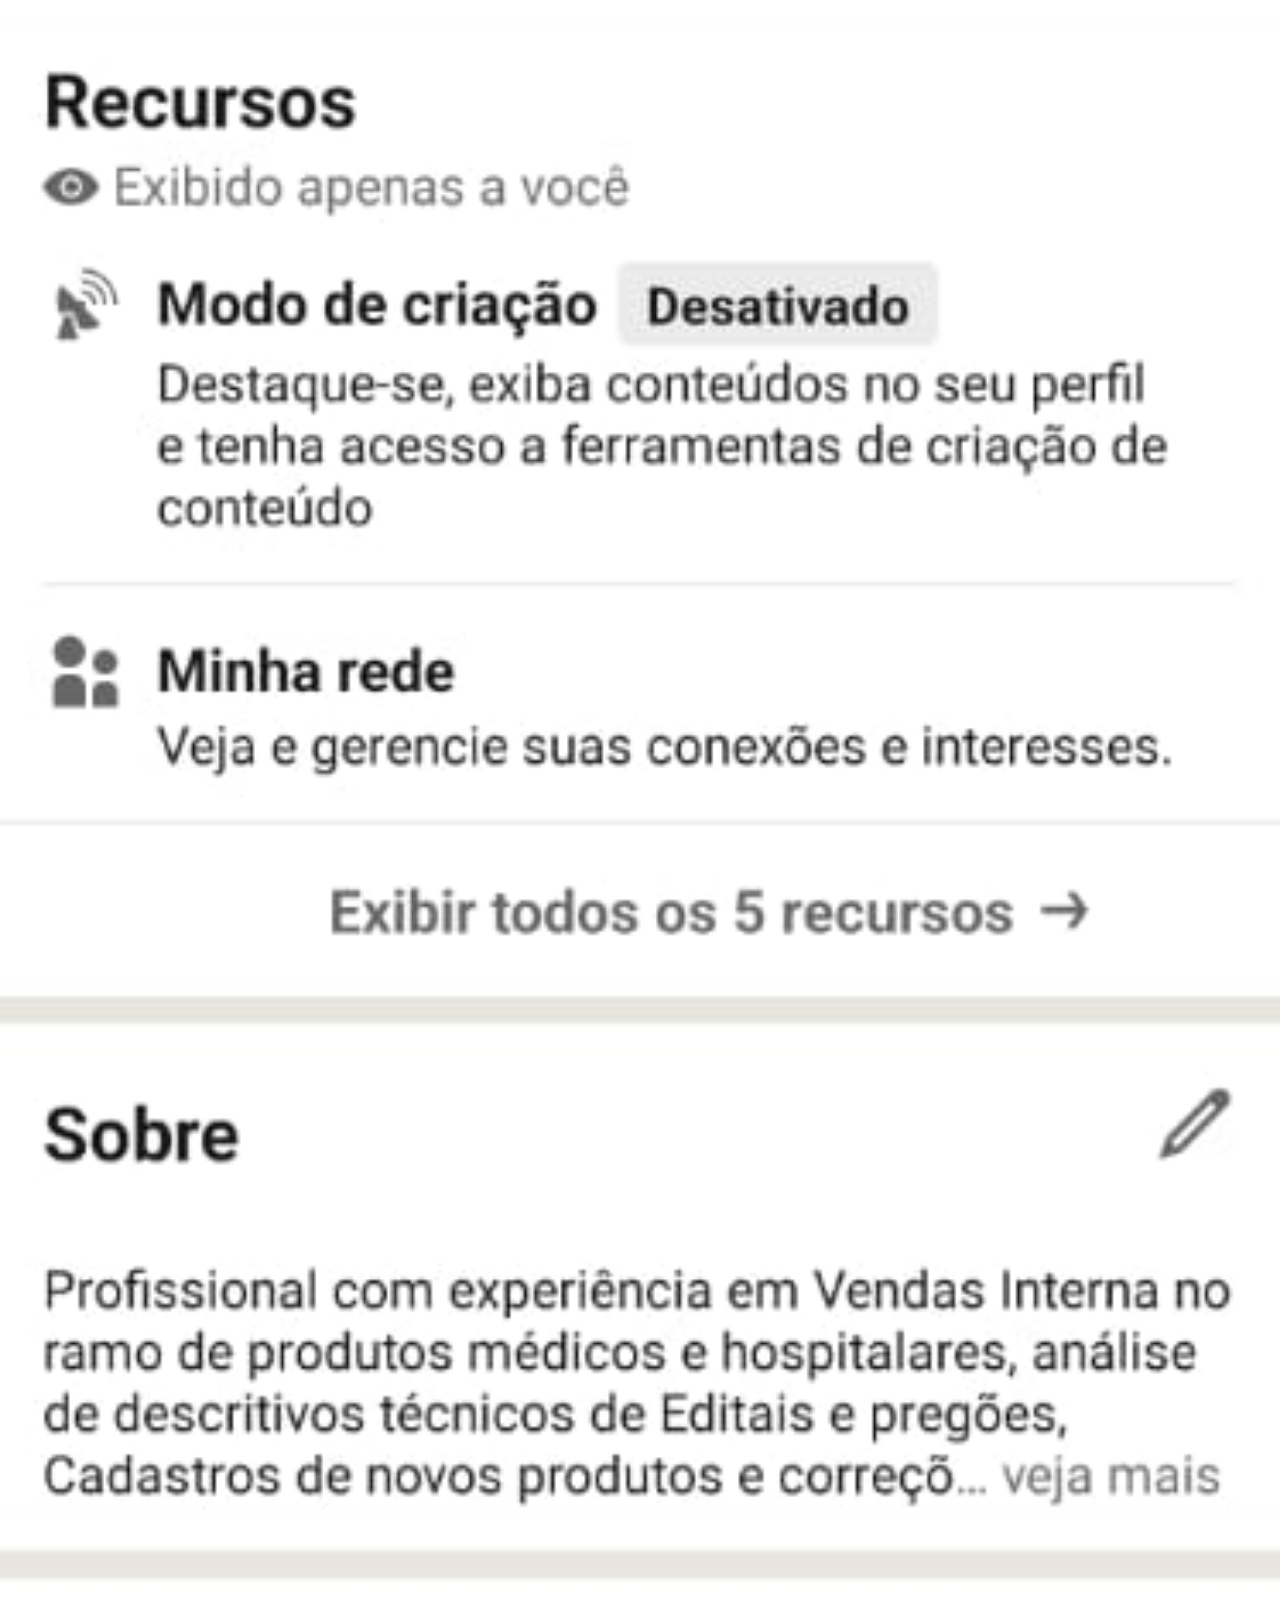
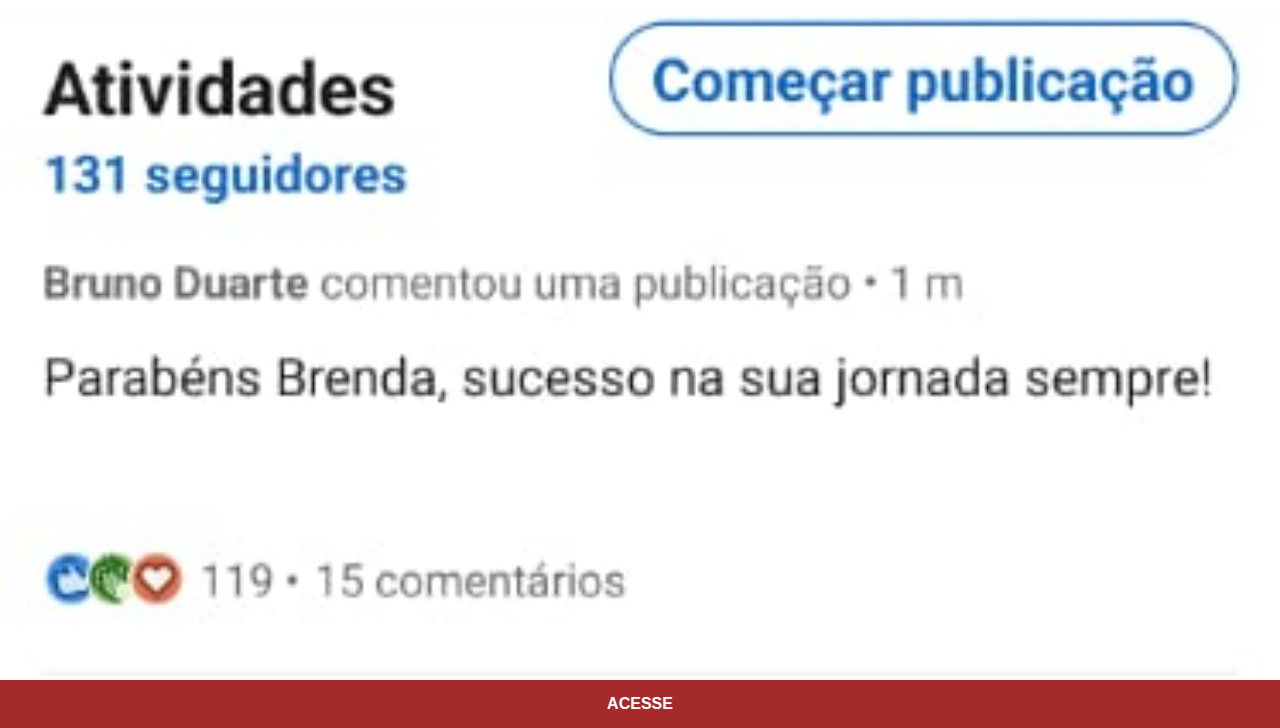
<file: linkedin.html>
<!DOCTYPE html>
<html lang="pt-br">
<head>
    <meta charset="UTF-8">
    <meta http-equiv="X-UA-Compatible" content="IE=edge">
    <meta name="viewport" content="width=device-width, initial-scale=1.0">
    <title>Facebook</title>
    <link rel="stylesheet" href="social.css">
</head>
<body>

    <img src="imagens/perfil-linkedin.jfif" alt="git">
    <a href="https://www.facebook.com/profile.php?id=100002513523717"> ACESSE</a>
    
</body>
</html>
</file>
<file: social.css>
@charset "utf-8";


*{
    margin: 0px;
    padding: 0px;
    font-family: Arial, Helvetica, sans-serif;
}

img{
    width: 100vw;
}

::-webkit-scrollbar{
    width: 0px;
    height: 0px;
}

a{
    display: block;
    background-color: brown;
    color: white;
    padding: 15px;
    text-align: center;
    font-weight: bolder;
    text-decoration: none;    
}

a:hover{
    background-color: red;
    text-decoration: underline;
}
</file>
